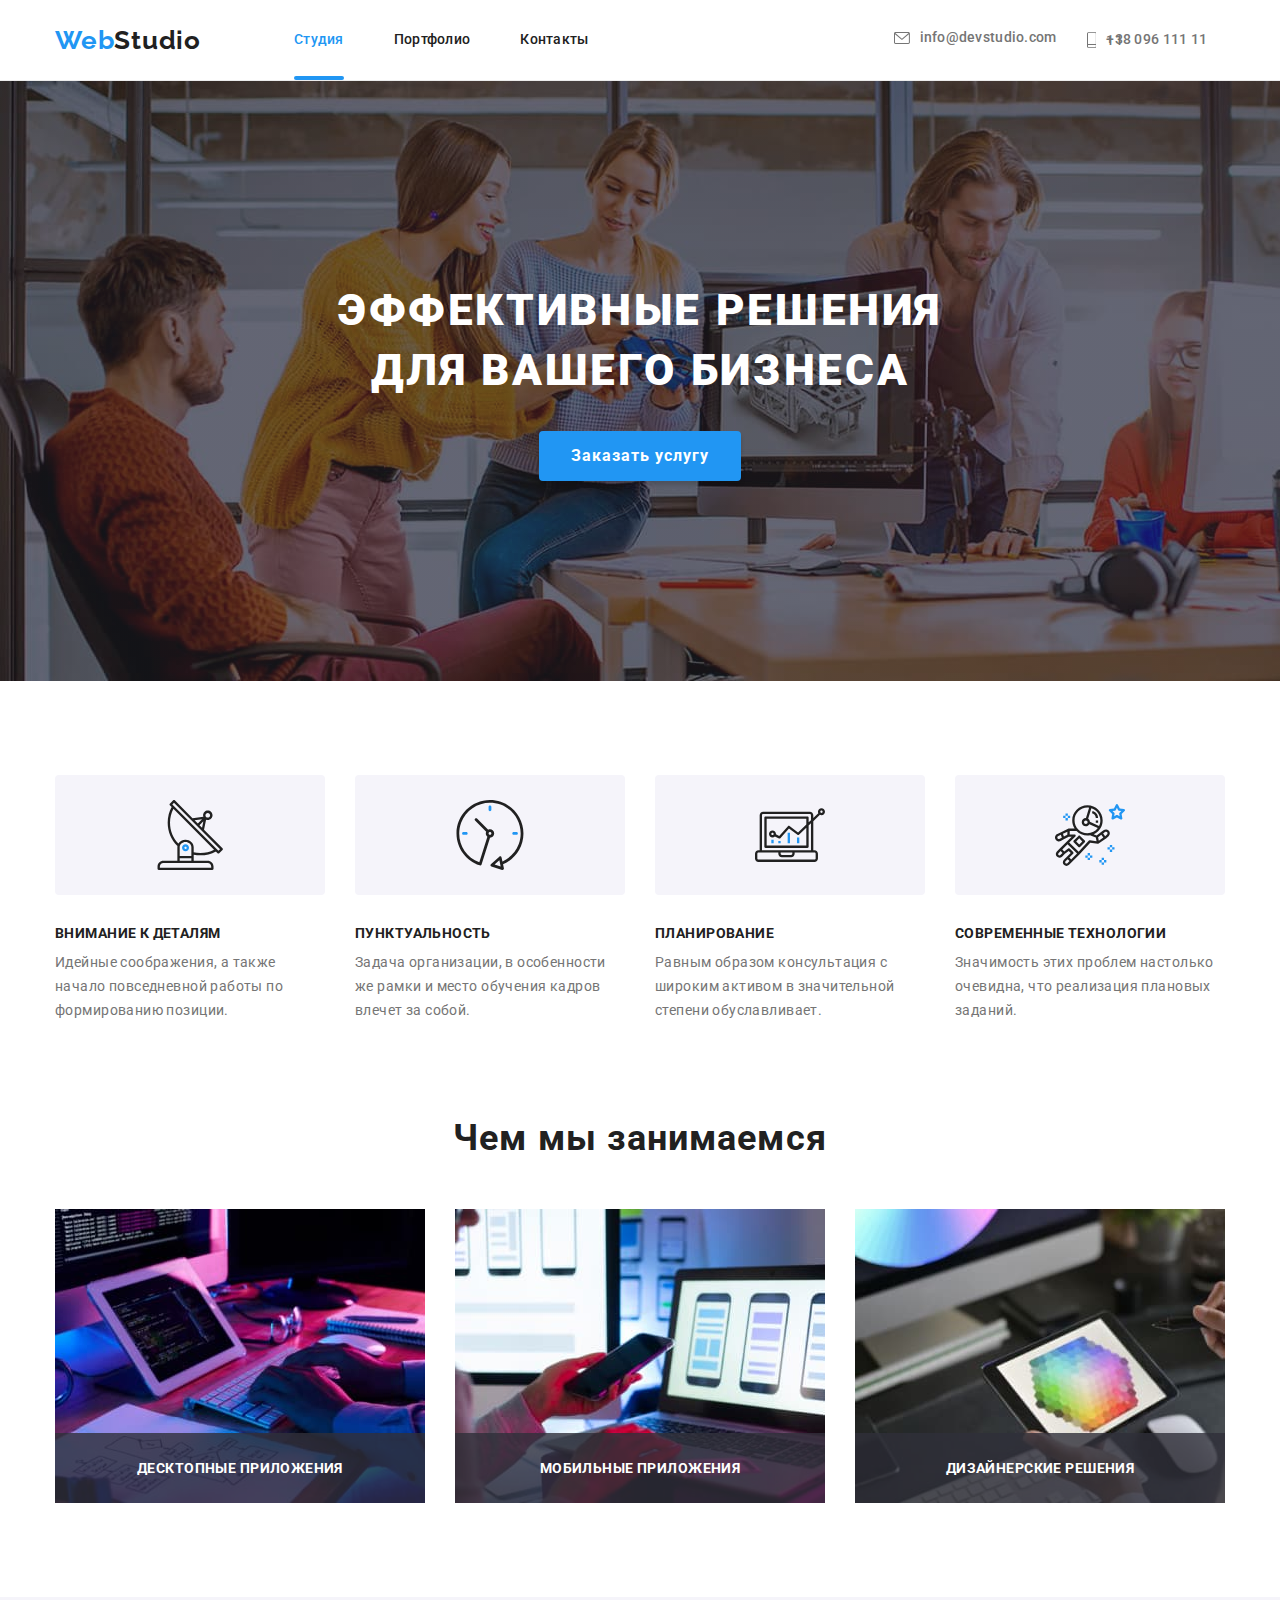
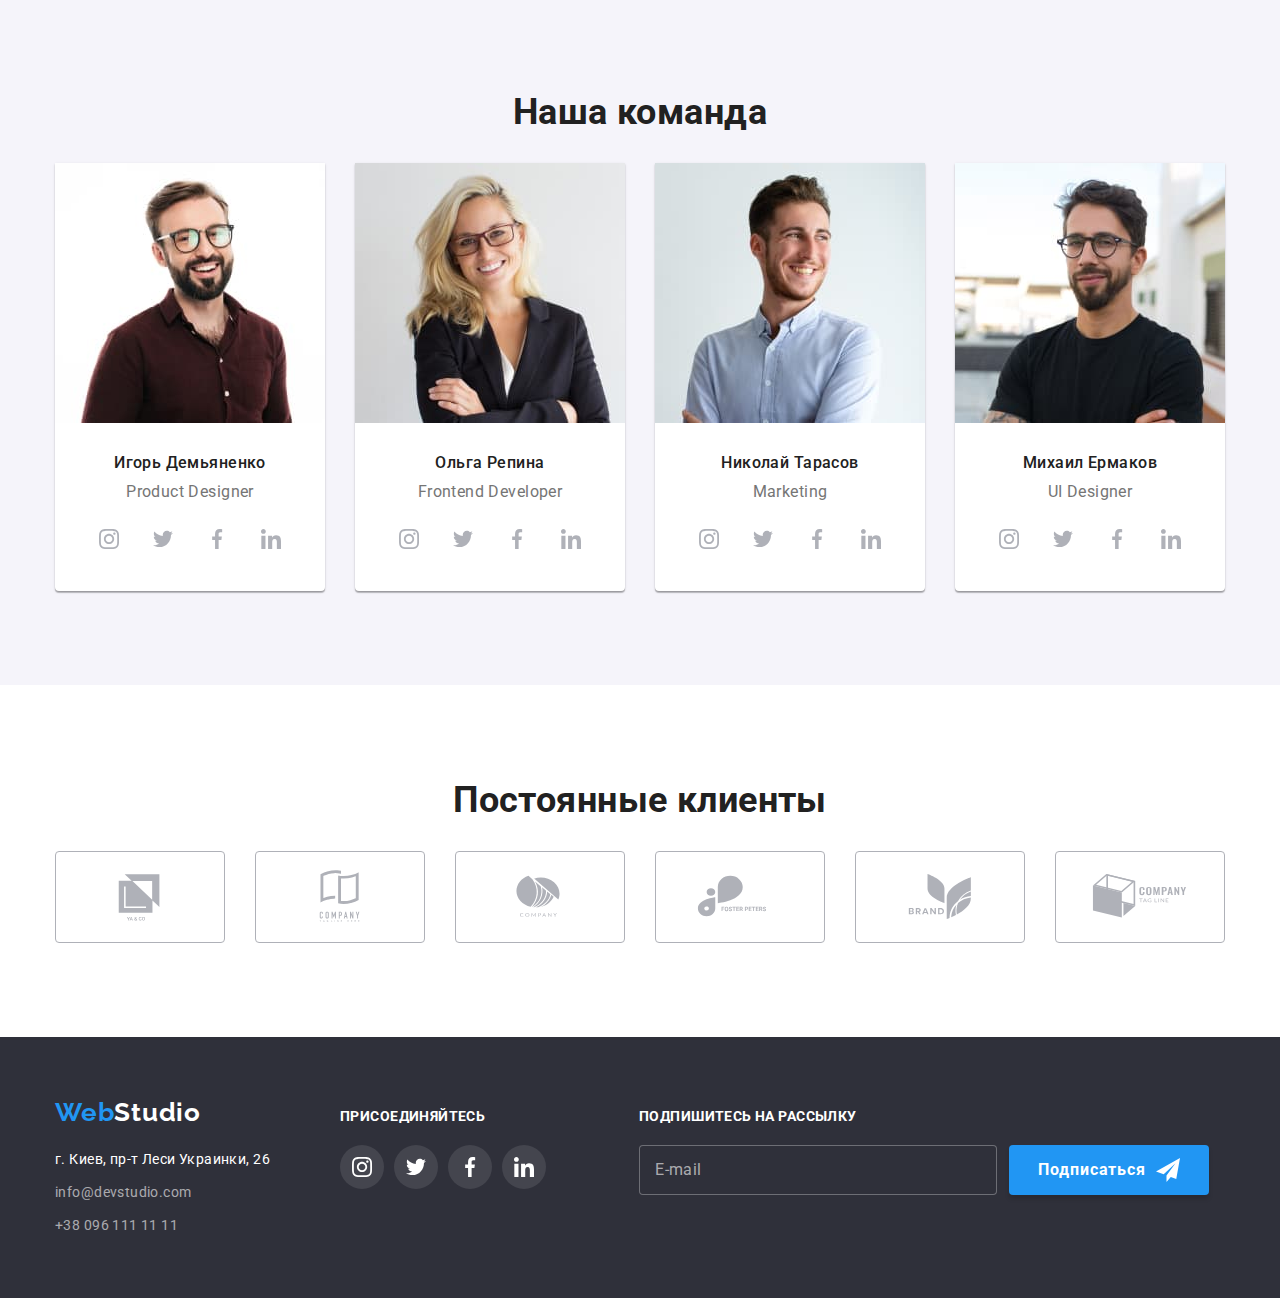
<file: index.html>
<!DOCTYPE html>
<html lang="ru">
  <head>
    <meta charset="UTF-8" />
    <meta http-equiv="X-UA-Compatible" content="IE=edge" />
    <meta name="viewport" content="width=device-width, initial-scale=1.0" />
    <link rel="preconnect" href="https://fonts.googleapis.com" />
    <link rel="preconnect" href="https://fonts.gstatic.com" crossorigin />
    <link href="https://fonts.googleapis.com/css2?family=Raleway:wght@700&family=Roboto:wght@400;500;700;900&display=swap" rel="stylesheet" />
    <link rel="stylesheet" href="https://cdnjs.cloudflare.com/ajax/libs/modern-normalize/1.1.0/modern-normalize.min.css" />
    <!-- <link rel="stylesheet" href="./css/styles.css"> -->
    <link rel="stylesheet" href="./css/main.min.css" />
    <title>WebStudio</title>
  </head>

  <body>
    <!-- header -->
    <header class="header">
      <div class="container header__content">
        <a lang="en" class="link logo" href="./index.html">Web<span class="header__logo">Studio</span></a>

        <button type="button" class="menu-btn" data-menu-button aria-expanded="false" aria-controls="menu-container">
          <svg width="40" height="40" aria-label="Переключатель мобильного меню">
            <use class="menu-btn__icon-menu" href="./images/icons.svg#icon-menu"></use>
            <use class="menu-btn__icon-menu-close" href="./images/icons.svg#icon-menu-close"></use>
          </svg>
        </button>

        <div class="menu-container" data-menu id="menu-container">
          <nav class="header__nav">
            <ul class="list header__nav-list">
              <li class="header__nav-item">
                <a href="./index.html" class="link header__nav-link header__nav-link--current">Студия</a>
              </li>
              <li class="header__nav-item">
                <a href="./portfolio.html" class="link header__nav-link">Портфолио</a>
              </li>
              <li class="header__nav-item">
                <a href="#" class="link header__nav-link">Контакты</a>
              </li>
            </ul>
          </nav>

          <div class="header__menu-contacts">
            <!-- contacts -->
            <ul class="header__contacts-list list">
              <li class="header__contacts-items">
                <a class="header__contacts-mail link" href="mailto:info@devstudio.com">
                  <svg class="header__contacts-icon-mail">
                    <use href="./images/icons.svg#icon-email"></use>
                  </svg>
                  info@devstudio.com
                </a>
              </li>

              <li class="header__contacts-items">
                <a class="header__contacts-tel link" href="tel:+380961111111">
                  <svg class="header__contacts-icon-phone">
                    <use href="./images/icons.svg#icon-phone"></use>
                  </svg>
                  +38 096 111 11 11
                </a>
              </li>
            </ul>

            <ul class="header__socials-list list">
              <li class="header__socials-items">
                <a href="#" onclick="return false;" class="header__socials-link link">Instagram</a>
              </li>
              <li class="header__socials-items">
                <a href="#" onclick="return false;" class="header__socials-link link">Twitter</a>
              </li>
              <li class="header__socials-items">
                <a href="#" onclick="return false;" class="header__socials-link link">Facebook</a>
              </li>
              <li class="header__socials-items">
                <a href="#" onclick="return false;" class="header__socials-link link">LinkedIn</a>
              </li>
            </ul>
          </div>
        </div>
      </div>
    </header>

    <!-- main -->
    <main>
      <!-- hero -->
      <section class="hero section">
        <div class="container">
          <h1 class="hero__title">Эффективные решения для вашего бизнеса</h1>

          <button type="button" class="hero__button" data-modal-open>Заказать услугу</button>
        </div>
      </section>

      <!-- Приемущества -->
      <section class="benefits section">
        <div class="container">
          <h2 class="visually-hidden">Приемущества</h2>

          <ul class="list benefits__list">
            <li class="benefits__items">
              <div class="benefits__icon-box">
                <svg class="benefits__icon">
                  <use href="./images/icons.svg#icon-antenna"></use>
                </svg>
              </div>
              <h3 class="benefits__title">Внимание к деталям</h3>
              <p class="benefits__text">Идейные соображения, а также начало повседневной работы по формированию позиции.</p>
            </li>
            <li class="benefits__items">
              <div class="benefits__icon-box">
                <svg class="benefits__icon">
                  <use href="./images/icons.svg#icon-clock"></use>
                </svg>
              </div>
              <h3 class="benefits__title">Пунктуальность</h3>
              <p class="benefits__text">Задача организации, в особенности же рамки и место обучения кадров влечет за собой.</p>
            </li>
            <li class="benefits__items">
              <div class="benefits__icon-box">
                <svg class="benefits__icon">
                  <use href="./images/icons.svg#icon-diagram"></use>
                </svg>
              </div>
              <h3 class="benefits__title">Планирование</h3>
              <p class="benefits__text">Равным образом консультация с широким активом в значительной степени обуславливает.</p>
            </li>
            <li class="benefits__items">
              <div class="benefits__icon-box">
                <svg class="benefits__icon">
                  <use href="./images/icons.svg#icon-astronaut"></use>
                </svg>
              </div>
              <h3 class="benefits__title">Современные технологии</h3>
              <p class="benefits__text">Значимость этих проблем настолько очевидна, что реализация плановых заданий.</p>
            </li>
          </ul>
        </div>
      </section>

      <!-- Чем мы занимаемся -->
      <section class="section">
        <div class="container doing">
          <h2 class="doing__title">Чем мы занимаемся</h2>

          <ul class="list doing__list">
            <li class="doing__items">
              <!-- <img class="doing__foto" src="./images/what-we-do1.jpg" alt="Написание кода" width="370" height="294" /> -->
              <img
                srcset="./images/what-we-do/desktop-app.jpg 1x, ./images/what-we-do/desktop-app@2x.jpg 2x"
                src="./images/what-we-do/desktop-app.jpg"
                alt="Написание кода"
                width="370"
                class="doing__foto"
              />
              <p class="doing__text">Десктопные приложения</p>
            </li>
            <li class="doing__items">
              <!-- <img class="doing__foto" src="./images/what-we-do2.jpg" alt="Работа с мобильными приложениями" width="370" height="294" /> -->
              <img
                srcset="./images/what-we-do/mob-app.jpg 1x, ./images/what-we-do/mob-app@2x.jpg 2x"
                src="./images/what-we-do/mob-app.jpg"
                alt="НРабота с мобильными приложениями"
                width="370"
                class="doing__foto"
              />
              <p class="doing__text">Мобильные приложения</p>
            </li>
            <li class="doing__items">
              <!-- <img class="doing__foto" src="./images/what-we-do3.jpg" alt="Робота с политрой цветов" width="370" height="294" /> -->
              <img
                srcset="./images/what-we-do/design.jpg 1x, ./images/what-we-do/design@2x.jpg 2x"
                src="./images/what-we-do/design.jpg"
                alt="Робота с политрой цветов"
                width="370"
                class="doing__foto"
              />
              <p class="doing__text">Дизайнерские решения</p>
            </li>
          </ul>
        </div>
      </section>

      <!-- Наша команда -->
      <section class="team section">
        <div class="container">
          <h2 class="team__title">Наша команда</h2>

          <ul class="list team__list">
            <li class="team__items">
              <!-- <img src="./images/worker1.jpg" alt="Сотрудник компании-продакт дезайнер" width="450" /> -->
              <picture>
                <source srcset="./images/team/worker_1_mobile.jpg 1x, ./images/team/worker_1_mobile@2x.jpg 2x" media="(max-width: 767px)" />
                <source srcset="./images/team/worker_1_desktop.jpg 1x, ./images/team/worker_1_desktop@2x.jpg 2x" media="(min-width: 1200px)" />
                <source srcset="./images/team/worker_1_tablet.jpg 1x, ./images/team/worker_1_tablet@2x.jpg 2x" media="(min-width: 768px)" />

                <img src="./images/team/worker_1_mobile.jpg" alt="Сотрудник компании-продакт дезайнер" />
              </picture>

              <div class="team__info">
                <h3 class="team__name">Игорь Демьяненко</h3>
                <p lang="en" class="team__position">Product Designer</p>
                <ul class="list social-list">
                  <li class="social-list__items">
                    <a class="social-list__link" href="#" target="_blank" rel="nofollow" onclick="return false;">
                      <svg class="social-list__icon">
                        <use href="./images/icons.svg#icon-instagram"></use>
                      </svg>
                    </a>
                  </li>
                  <li class="social-list__items">
                    <a class="social-list__link" href="#" target="_blank" rel="nofollow" onclick="return false;">
                      <svg class="social-list__icon">
                        <use href="./images/icons.svg#icon-twitter"></use>
                      </svg>
                    </a>
                  </li>
                  <li class="social-list__items">
                    <a class="social-list__link" href="#" target="_blank" rel="nofollow" onclick="return false;">
                      <svg class="social-list__icon">
                        <use href="./images/icons.svg#icon-facebook"></use>
                      </svg>
                    </a>
                  </li>
                  <li class="social-list__items">
                    <a class="social-list__link" href="#" target="_blank" rel="nofollow" onclick="return false;">
                      <svg class="social-list__icon">
                        <use href="./images/icons.svg#icon-linkedin"></use>
                      </svg>
                    </a>
                  </li>
                </ul>
              </div>
            </li>
            <li class="team__items">
              <!-- <img src="./images/worker2.jpg" alt="Сотрудница компании-фронтэнд розробник" width="450" /> -->
              <picture>
                <source srcset="./images/team/worker_2_mobile.jpg 1x, ./images/team/worker_2_mobile@2x.jpg 2x" media="(max-width: 767px)" />
                <source srcset="./images/team/worker_2_desktop.jpg 1x, ./images/team/worker_2_desktop@2x.jpg 2x" media="(min-width: 1200px)" />
                <source srcset="./images/team/worker_2_tablet.jpg 1x, ./images/team/worker_2_tablet@2x.jpg 2x" media="(min-width: 768px)" />

                <img src="./images/team/worker_2_mobile.jpg" alt="Сотрудница компании-фронтэнд розробник" />
              </picture>
              <div class="team__info">
                <h3 class="team__name">Ольга Репина</h3>
                <p lang="en" class="team__position">Frontend Developer</p>
                <ul class="list social-list">
                  <li class="social-list__items">
                    <a class="social-list__link" href="#" target="_blank" rel="nofollow" onclick="return false;">
                      <svg class="social-list__icon">
                        <use href="./images/icons.svg#icon-instagram"></use>
                      </svg>
                    </a>
                  </li>
                  <li class="social-list__items">
                    <a class="social-list__link" href="#" target="_blank" rel="nofollow" onclick="return false;">
                      <svg class="social-list__icon">
                        <use href="./images/icons.svg#icon-twitter"></use>
                      </svg>
                    </a>
                  </li>
                  <li class="social-list__items">
                    <a class="social-list__link" href="#" target="_blank" rel="nofollow" onclick="return false;">
                      <svg class="social-list__icon">
                        <use href="./images/icons.svg#icon-facebook"></use>
                      </svg>
                    </a>
                  </li>
                  <li class="social-list__items">
                    <a class="social-list__link" href="#" target="_blank" rel="nofollow" onclick="return false;">
                      <svg class="social-list__icon">
                        <use href="./images/icons.svg#icon-linkedin"></use>
                      </svg>
                    </a>
                  </li>
                </ul>
              </div>
            </li>
            <li class="team__items">
              <!-- <img src="./images/worker3.jpg" alt="Сотрудник компании-маркетинг" width="450" /> -->
              <picture>
                <source srcset="./images/team/worker_3_mobile.jpg 1x, ./images/team/worker_3_mobile@2x.jpg 2x" media="(max-width: 767px)" />
                <source srcset="./images/team/worker_3_desktop.jpg 1x, ./images/team/worker_3_desktop@2x.jpg 2x" media="(min-width: 1200px)" />
                <source srcset="./images/team/worker_3_tablet.jpg 1x, ./images/team/worker_3_tablet@2x.jpg 2x" media="(min-width: 768px)" />

                <img src="./images/team/worker_3_mobile.jpg" alt="Сотрудник компании-маркетинг" />
              </picture>
              <div class="team__info">
                <h3 class="team__name">Николай Тарасов</h3>
                <p lang="en" class="team__position">Marketing</p>
                <ul class="list social-list">
                  <li class="social-list__items">
                    <a class="social-list__link" href="#" target="_blank" rel="nofollow" onclick="return false;">
                      <svg class="social-list__icon">
                        <use href="./images/icons.svg#icon-instagram"></use>
                      </svg>
                    </a>
                  </li>
                  <li class="social-list__items">
                    <a class="social-list__link" href="#" target="_blank" rel="nofollow" onclick="return false;">
                      <svg class="social-list__icon">
                        <use href="./images/icons.svg#icon-twitter"></use>
                      </svg>
                    </a>
                  </li>
                  <li class="social-list__items">
                    <a class="social-list__link" href="#" target="_blank" rel="nofollow" onclick="return false;">
                      <svg class="social-list__icon">
                        <use href="./images/icons.svg#icon-facebook"></use>
                      </svg>
                    </a>
                  </li>
                  <li class="social-list__items">
                    <a class="social-list__link" href="#" target="_blank" rel="nofollow" onclick="return false;">
                      <svg class="social-list__icon">
                        <use href="./images/icons.svg#icon-linkedin"></use>
                      </svg>
                    </a>
                  </li>
                </ul>
              </div>
            </li>
            <li class="team__items">
              <!-- <img src="./images/worker4.jpg" alt="Сотрудник компании-УИ дезайнер" width="450" /> -->
              <picture>
                <source srcset="./images/team/worker_4_mobile.jpg 1x, ./images/team/worker_4_mobile@2x.jpg 2x" media="(max-width: 767px)" />
                <source srcset="./images/team/worker_4_desktop.jpg 1x, ./images/team/worker_4_desktop@2x.jpg 2x" media="(min-width: 1200px)" />
                <source srcset="./images/team/worker_4_tablet.jpg 1x, ./images/team/worker_4_tablet@2x.jpg 2x" media="(min-width: 768px)" />

                <img src="./images/team/worker_4_mobile.jpg" alt="Сотрудник компании-УИ дезайнер" />
              </picture>
              <div class="team__info">
                <h3 class="team__name">Михаил Ермаков</h3>
                <p lang="en" class="team__position">UI Designer</p>
                <ul class="list social-list">
                  <li class="social-list__items">
                    <a class="social-list__link" href="#" target="_blank" rel="nofollow" onclick="return false;">
                      <svg class="social-list__icon">
                        <use href="./images/icons.svg#icon-instagram"></use>
                      </svg>
                    </a>
                  </li>
                  <li class="social-list__items">
                    <a class="social-list__link" href="#" target="_blank" rel="nofollow" onclick="return false;">
                      <svg class="social-list__icon">
                        <use href="./images/icons.svg#icon-twitter"></use>
                      </svg>
                    </a>
                  </li>
                  <li class="social-list__items">
                    <a class="social-list__link" href="#" target="_blank" rel="nofollow" onclick="return false;">
                      <svg class="social-list__icon">
                        <use href="./images/icons.svg#icon-facebook"></use>
                      </svg>
                    </a>
                  </li>
                  <li class="social-list__items">
                    <a class="social-list__link" href="#" target="_blank" rel="nofollow" onclick="return false;">
                      <svg class="social-list__icon">
                        <use href="./images/icons.svg#icon-linkedin"></use>
                      </svg>
                    </a>
                  </li>
                </ul>
              </div>
            </li>
          </ul>
        </div>
      </section>

      <!-- Постоянные клиенты -->
      <section class="clients">
        <div class="container">
          <h2 class="clients__title">Постоянные клиенты</h2>

          <ul class="list clients__list">
            <li class="clients__items">
              <a href="#" target="_blank" rel="nofollow" class="client__logo-box">
                <svg class="clients__icon" width="106" height="60">
                  <use href="./images/icons.svg#icon-company1"></use>
                </svg>
              </a>
            </li>
            <li class="clients__items">
              <a href="#" target="_blank" rel="nofollow" class="client__logo-box">
                <svg class="clients__icon" width="106" height="60">
                  <use href="./images/icons.svg#icon-company2"></use>
                </svg>
              </a>
            </li>
            <li class="clients__items">
              <a href="#" target="_blank" rel="nofollow" class="client__logo-box">
                <svg class="clients__icon" width="106" height="60">
                  <use href="./images/icons.svg#icon-company3"></use>
                </svg>
              </a>
            </li>
            <li class="clients__items">
              <a href="#" target="_blank" rel="nofollow" class="client__logo-box">
                <svg class="clients__icon" width="106" height="60">
                  <use href="./images/icons.svg#icon-company4"></use>
                </svg>
              </a>
            </li>
            <li class="clients__items">
              <a href="#" target="_blank" rel="nofollow" class="client__logo-box">
                <svg class="clients__icon" width="106" height="60">
                  <use href="./images/icons.svg#icon-company5"></use>
                </svg>
              </a>
            </li>
            <li class="clients__items">
              <a href="#" target="_blank" rel="nofollow" class="client__logo-box">
                <svg class="clients__icon" width="106" height="60">
                  <use href="./images/icons.svg#icon-company6"></use>
                </svg>
              </a>
            </li>
          </ul>
        </div>
      </section>
    </main>

    <!-- footer -->
    <footer class="footer">
      <div class="footer__container container">
        <div class="footer__contacts">
          <a lang="en" class="footer__logo link logo" href="./index.html">Web<span class="footer__logo-second">Studio</span></a>

          <address class="footer__address">
            <!-- contacts -->
            <ul class="list">
              <li class="footer__contacts-items">
                <a class="footer__adress-link link" href="https://goo.gl/maps/VqDMLMsXwP5XZMXm9" target="_blank" rel="noreferrer noopener"
                  >г. Киев, пр-т Леси Украинки, 26</a
                >
              </li>

              <li class="footer__contacts-items">
                <a class="footer__contacts-link link" href="mailto:info@devstudio.com">info@devstudio.com</a>
              </li>
              <li class="footer__contacts-items">
                <a class="footer__contacts-link link" href="tel:+380961111111">+38 096 111 11 11</a>
              </li>
            </ul>
          </address>
        </div>

        <div class="footer__socials">
          <h2 class="footer__socials-title">присоединяйтесь</h2>

          <ul class="list footer__socials-list">
            <li class="footer__socials-items">
              <a class="footer__socials-link" href="#" onclick="return false;">
                <svg class="footer__socials-icon" height="20" weight="20">
                  <use href="./images/icons.svg#icon-instagram"></use>
                </svg>
              </a>
            </li>

            <li class="footer__socials-items">
              <a class="footer__socials-link" href="#" onclick="return false;">
                <svg class="footer__socials-icon" height="20" weight="20">
                  <use href="./images/icons.svg#icon-twitter"></use>
                </svg>
              </a>
            </li>

            <li class="footer__socials-items">
              <a class="footer__socials-link" href="#" onclick="return false;">
                <svg class="footer__socials-icon" height="20" weight="20">
                  <use href="./images/icons.svg#icon-facebook"></use>
                </svg>
              </a>
            </li>

            <li class="footer__socials-items">
              <a class="footer__socials-link" href="#" onclick="return false;">
                <svg class="footer__socials-icon" height="20" weight="20">
                  <use href="./images/icons.svg#icon-linkedin"></use>
                </svg>
              </a>
            </li>
          </ul>
        </div>

        <div class="footer__subscribe">
          <h2 class="footer__subscribe-title">Подпишитесь на рассылку</h2>

          <form>
            <label class="footer__subscribe-label">
              <input type="email" name="subscribe_email" placeholder="E-mail" class="footer__subscribe-input" autocomplete="email" />

              <button type="submit" class="footer__subscribe-button">
                Подписаться
                <svg class="footer__subscribe-icon" width="24" height="24">
                  <use href="./images/icons.svg#icon-subscribe"></use>
                </svg>
              </button>
            </label>
          </form>
        </div>
      </div>
    </footer>

    <!-- modal -->
    <div class="backdrop is-hidden" data-modal>
      <div class="modal">
        <button class="modal__btn-close" data-modal-close>
          <svg class="modal__close-icon">
            <use href="./images/icons.svg#icon-close"></use>
          </svg>
        </button>

        <form class="recall">
          <p class="recall__title">Оставьте свои данные, мы вам перезвоним</p>

          <label class="recall__name">
            <span class="recall__label">Имя</span>
            <input type="text" class="recall__input" name="name" autocomplete="name" required />
            <svg class="recall__icon" width="18" height="18">
              <use href="./images/icons.svg#icon-modal-name"></use>
            </svg>
          </label>

          <label class="recall__phone">
            <span class="recall__label">Телефон</span>
            <input type="tel" class="recall__input" name="phone" autocomplete="tel" required />
            <svg class="recall__icon" width="18" height="18">
              <use href="./images/icons.svg#icon-modal-phone"></use>
            </svg>
          </label>

          <label class="recall__email">
            <span class="recall__label">Почта</span>
            <input type="email" class="recall__input" name="email" autocomplete="email" required />
            <svg class="recall__icon" width="18" height="18">
              <use href="./images/icons.svg#icon-modal-email"></use>
            </svg>
          </label>

          <label class="recall__comment">
            <span class="recall__label">Комментарий</span>
            <textarea name="comment" cols="30" class="recall__comment-field" placeholder="Введите текст"></textarea>
          </label>

          <label class="recall__confirm">
            <input type="checkbox" name="confirm" class="recall__check visually-hidden" required />

            <span class="recall__check-icon">
              <svg width="11" height="8">
                <use href="./images/icons.svg#icon-check"></use>
              </svg>
            </span>
            Соглашаюсь с рассылкой и принимаю&nbsp;
            <a href="#" onclick="return false;" class="recall__confirm-link"> Условия договора</a>
          </label>

          <button type="submit" class="recall__btn-send">Отправить</button>
        </form>
      </div>
    </div>

    <script src="./js/menu.js"></script>
    <script src="./js/modal.js"></script>
  </body>
</html>
</file>
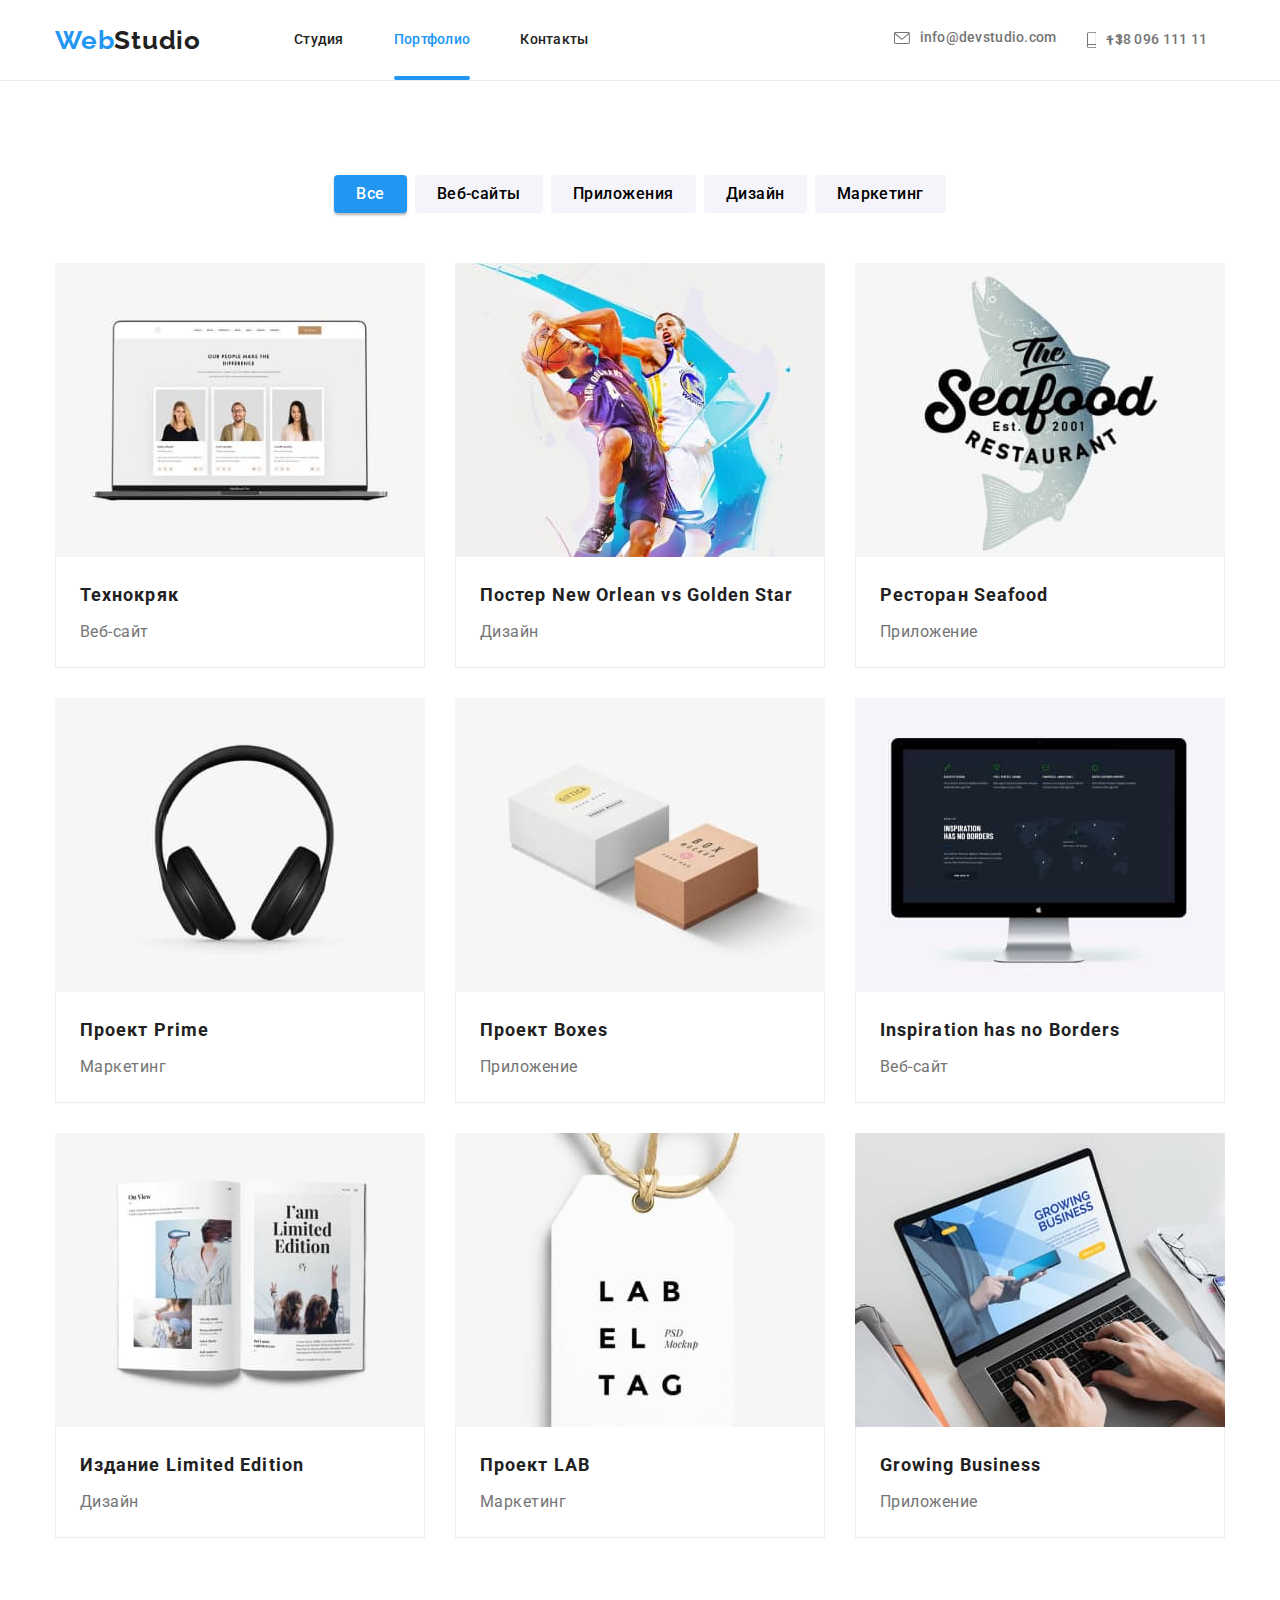
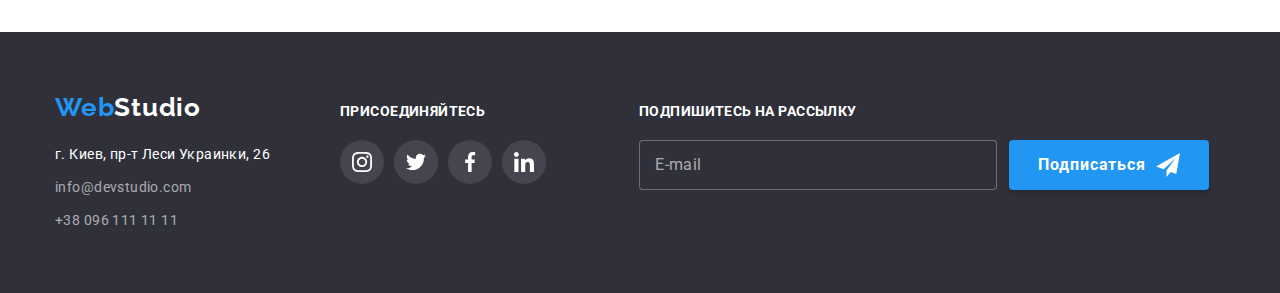
<file: portfolio.html>
<!DOCTYPE html>
<html lang="ru">
  <head>
    <meta charset="UTF-8" />
    <meta http-equiv="X-UA-Compatible" content="IE=edge" />
    <meta name="viewport" content="width=device-width, initial-scale=1.0" />
    <link rel="preconnect" href="https://fonts.googleapis.com" />
    <link rel="preconnect" href="https://fonts.gstatic.com" crossorigin />
    <link href="https://fonts.googleapis.com/css2?family=Raleway:wght@700&family=Roboto:wght@400;500;700;900&display=swap" rel="stylesheet" />
    <link rel="stylesheet" href="https://cdnjs.cloudflare.com/ajax/libs/modern-normalize/1.1.0/modern-normalize.min.css" />
    <!-- <link rel="stylesheet" href="./css/styles.css"> -->
    <link rel="stylesheet" href="./css/main.min.css" />
    <title>Portfolio</title>
  </head>

  <body>
    <!-- header -->
    <header class="header">
      <div class="container header__content">
        <a lang="en" class="link logo" href="./index.html">Web<span class="header__logo">Studio</span></a>

        <button type="button" class="menu-btn" data-menu-button aria-expanded="false" aria-controls="menu-container">
          <svg width="40" height="40" aria-label="Переключатель мобильного меню">
            <use class="menu-btn__icon-menu" href="./images/icons.svg#icon-menu"></use>
            <use class="menu-btn__icon-menu-close" href="./images/icons.svg#icon-menu-close"></use>
          </svg>
        </button>

        <div class="menu-container" data-menu id="menu-container">
          <nav class="header__nav">
            <ul class="list header__nav-list">
              <li class="header__nav-item">
                <a href="./index.html" class="link header__nav-link">Студия</a>
              </li>
              <li class="header__nav-item">
                <a href="./portfolio.html" class="link header__nav-link header__nav-link--current">Портфолио</a>
              </li>
              <li class="header__nav-item">
                <a href="#" class="link header__nav-link">Контакты</a>
              </li>
            </ul>
          </nav>

          <div class="header__menu-contacts">
            <!-- contacts -->
            <ul class="header__contacts-list list">
              <li class="header__contacts-items">
                <a class="header__contacts-mail link" href="mailto:info@devstudio.com">
                  <svg class="header__contacts-icon-mail">
                    <use href="./images/icons.svg#icon-email"></use>
                  </svg>
                  info@devstudio.com
                </a>
              </li>

              <li class="header__contacts-items">
                <a class="header__contacts-tel link" href="tel:+380961111111">
                  <svg class="header__contacts-icon-phone">
                    <use href="./images/icons.svg#icon-phone"></use>
                  </svg>
                  +38 096 111 11 11
                </a>
              </li>
            </ul>

            <ul class="header__socials-list list">
              <li class="header__socials-items">
                <a href="#" onclick="return false;" class="header__socials-link link">Instagram</a>
              </li>
              <li class="header__socials-items">
                <a href="#" onclick="return false;" class="header__socials-link link">Twitter</a>
              </li>
              <li class="header__socials-items">
                <a href="#" onclick="return false;" class="header__socials-link link">Facebook</a>
              </li>
              <li class="header__socials-items">
                <a href="#" onclick="return false;" class="header__socials-link link">LinkedIn</a>
              </li>
            </ul>
          </div>
        </div>
      </div>
    </header>

    <!-- main -->
    <main>
      <!-- Works -->
      <section class="section works">
        <div class="container works__container">
          <h1 lang="en" class="visually-hidden">Works</h1>

          <!-- Filter -->
          <ul class="list works__btn-list">
            <li class="works__btn-items">
              <button type="button" class="works__btn works__btn--current button">Все</button>
            </li>

            <li class="works__btn-items">
              <button type="button" class="works__btn button">Веб-сайты</button>
            </li>

            <li class="works__btn-items">
              <button type="button" class="works__btn button">Приложения</button>
            </li>

            <li class="works__btn-items">
              <button type="button" class="works__btn button">Дизайн</button>
            </li>

            <li class="works__btn-items">
              <button type="button" class="works__btn button">Маркетинг</button>
            </li>
          </ul>

          <!-- Карточки работ -->
          <ul class="list works__cards-list">
            <li class="works__items">
              <a href="#" onclick="return false;" class="link works__cards-link">
                <div class="works__thumb">
                  <!-- <img src="./images/work-example1.jpg" alt="Карточки с фото сотрудников" width="370" height="294" /> -->
                  <picture>
                    <source
                      srcset="./images/work-example/work-example1-mobile.jpg 1x, ./images/work-example/work-example1-mobile@2x.jpg 2x"
                      media="(max-width: 767px)"
                    />
                    <source
                      srcset="./images/work-example/work-example1-desktop.jpg 1x, ./images/work-example/work-example1-desktop@2x.jpg 2x"
                      media="(min-width: 1200px)"
                    />
                    <source
                      srcset="./images/work-example/work-example1-tablet.jpg 1x, ./images/work-example/work-example1-tablet@2x.jpg 2x"
                      media="(min-width: 768px)"
                    />

                    <img src="./images/work-example/work-example1-mobile.jpg" alt="Карточки с фото сотрудников" />
                  </picture>
                  <div class="works__overlay">
                    <p class="works__overlay-text">
                      Ресурс предлагает комплексные предложения с разным уровнем функционала и сервисов. Все это позволит посетителю получить
                      исчерпывающие сведения о компании или частном лице.
                    </p>
                  </div>
                </div>

                <div class="works__info-box">
                  <h2 class="works__name">Технокряк</h2>
                  <p class="works__type">Веб-сайт</p>
                </div>
              </a>
            </li>

            <li class="works__items">
              <a href="#" onclick="return false;" class="link works__cards-link">
                <div class="works__thumb">
                  <!-- <img src="./images/work-example2.jpg" alt="Два баскетболиста борятся за мяч" width="370" height="294" /> -->
                  <picture>
                    <source
                      srcset="./images/work-example/work-example2-mobile.jpg 1x, ./images/work-example/work-example2-mobile@2x.jpg 2x"
                      media="(max-width: 767px)"
                    />
                    <source
                      srcset="./images/work-example/work-example2-desktop.jpg 1x, ./images/work-example/work-example2-desktop@2x.jpg 2x"
                      media="(min-width: 1200px)"
                    />
                    <source
                      srcset="./images/work-example/work-example2-tablet.jpg 1x, ./images/work-example/work-example2-tablet@2x.jpg 2x"
                      media="(min-width: 768px)"
                    />

                    <img src="./images/work-example/work-example2-mobile.jpg" alt="Два баскетболиста борятся за мяч" />
                  </picture>
                  <div class="works__overlay">
                    <p class="works__overlay-text">
                      Ресурс предлагает комплексные предложения с разным уровнем функционала и сервисов. Все это позволит посетителю получить
                      исчерпывающие сведения о компании или частном лице.
                    </p>
                  </div>
                </div>

                <div class="works__info-box">
                  <h2 class="works__name">Постер <span lang="en">New Orlean vs Golden Star</span></h2>
                  <p class="works__type">Дизайн</p>
                </div>
              </a>
            </li>

            <li class="works__items">
              <a href="#" onclick="return false;" class="link works__cards-link">
                <div class="works__thumb">
                  <!-- <img src="./images/work-example3.jpg" alt="Логотип ресторана в виде рыбы" width="370" height="294" /> -->
                  <picture>
                    <source
                      srcset="./images/work-example/work-example3-mobile.jpg 1x, ./images/work-example/work-example3-mobile@2x.jpg 2x"
                      media="(max-width: 767px)"
                    />
                    <source
                      srcset="./images/work-example/work-example3-desktop.jpg 1x, ./images/work-example/work-example3-desktop@2x.jpg 2x"
                      media="(min-width: 1200px)"
                    />
                    <source
                      srcset="./images/work-example/work-example3-tablet.jpg 1x, ./images/work-example/work-example3-tablet@2x.jpg 2x"
                      media="(min-width: 768px)"
                    />

                    <img src="./images/work-example/work-example3-mobile.jpg" alt="Логотип ресторана в виде рыбы" />
                  </picture>
                  <div class="works__overlay">
                    <p class="works__overlay-text">
                      Ресурс предлагает комплексные предложения с разным уровнем функционала и сервисов. Все это позволит посетителю получить
                      исчерпывающие сведения о компании или частном лице.
                    </p>
                  </div>
                </div>

                <div class="works__info-box">
                  <h2 class="works__name">Ресторан <span lang="en">Seafood</span></h2>
                  <p class="works__type">Приложение</p>
                </div>
              </a>
            </li>

            <li class="works__items">
              <a href="#" onclick="return false;" class="link works__cards-link">
                <div class="works__thumb">
                  <!-- <img src="./images/work-example4.jpg" alt="Наушники" width="370" height="294" /> -->
                  <picture>
                    <source
                      srcset="./images/work-example/work-example4-mobile.jpg 1x, ./images/work-example/work-example4-mobile@2x.jpg 2x"
                      media="(max-width: 767px)"
                    />
                    <source
                      srcset="./images/work-example/work-example4-desktop.jpg 1x, ./images/work-example/work-example4-desktop@2x.jpg 2x"
                      media="(min-width: 1200px)"
                    />
                    <source
                      srcset="./images/work-example/work-example4-tablet.jpg 1x, ./images/work-example/work-example4-tablet@2x.jpg 2x"
                      media="(min-width: 768px)"
                    />

                    <img src="./images/work-example/work-example4-mobile.jpg" alt="Наушники" />
                  </picture>
                  <div class="works__overlay">
                    <p class="works__overlay-text">
                      Ресурс предлагает комплексные предложения с разным уровнем функционала и сервисов. Все это позволит посетителю получить
                      исчерпывающие сведения о компании или частном лице.
                    </p>
                  </div>
                </div>

                <div class="works__info-box">
                  <h2 class="works__name">Проект <span lang="en">Prime</span></h2>
                  <p class="works__type">Маркетинг</p>
                </div>
              </a>
            </li>

            <li class="works__items">
              <a href="#" onclick="return false;" class="link works__cards-link">
                <div class="works__thumb">
                  <!-- <img src="./images/work-example5.jpg" alt="Две посылки" width="370" height="294" /> -->
                  <picture>
                    <source
                      srcset="./images/work-example/work-example5-mobile.jpg 1x, ./images/work-example/work-example5-mobile@2x.jpg 2x"
                      media="(max-width: 767px)"
                    />
                    <source
                      srcset="./images/work-example/work-example5-desktop.jpg 1x, ./images/work-example/work-example5-desktop@2x.jpg 2x"
                      media="(min-width: 1200px)"
                    />
                    <source
                      srcset="./images/work-example/work-example5-tablet.jpg 1x, ./images/work-example/work-example5-tablet@2x.jpg 2x"
                      media="(min-width: 768px)"
                    />

                    <img src="./images/work-example/work-example5-mobile.jpg" alt="Две посылки" />
                  </picture>
                  <div class="works__overlay">
                    <p class="works__overlay-text">
                      Ресурс предлагает комплексные предложения с разным уровнем функционала и сервисов. Все это позволит посетителю получить
                      исчерпывающие сведения о компании или частном лице.
                    </p>
                  </div>
                </div>

                <div class="works__info-box">
                  <h2 class="works__name">Проект <span lang="en">Boxes</span></h2>
                  <p class="works__type">Приложение</p>
                </div>
              </a>
            </li>

            <li class="works__items">
              <a href="#" onclick="return false;" class="link works__cards-link">
                <div class="works__thumb">
                  <!-- <img src="./images/work-example6.jpg" alt="Пример разработаного сайта" width="370" height="294" /> -->
                  <picture>
                    <source
                      srcset="./images/work-example/work-example6-mobile.jpg 1x, ./images/work-example/work-example6-mobile@2x.jpg 2x"
                      media="(max-width: 767px)"
                    />
                    <source
                      srcset="./images/work-example/work-example6-desktop.jpg 1x, ./images/work-example/work-example6-desktop@2x.jpg 2x"
                      media="(min-width: 1200px)"
                    />
                    <source
                      srcset="./images/work-example/work-example6-tablet.jpg 1x, ./images/work-example/work-example6-tablet@2x.jpg 2x"
                      media="(min-width: 768px)"
                    />

                    <img src="./images/work-example/work-example6-mobile.jpg" alt="Пример разработаного сайта" />
                  </picture>
                  <div class="works__overlay">
                    <p class="works__overlay-text">
                      Ресурс предлагает комплексные предложения с разным уровнем функционала и сервисов. Все это позволит посетителю получить
                      исчерпывающие сведения о компании или частном лице.
                    </p>
                  </div>
                </div>

                <div class="works__info-box">
                  <h2 lang="en" class="works__name">Inspiration has no Borders</h2>
                  <p class="works__type">Веб-сайт</p>
                </div>
              </a>
            </li>

            <li class="works__items">
              <a href="#" onclick="return false;" class="link works__cards-link">
                <div class="works__thumb">
                  <!-- <img src="./images/work-example7.jpg" alt="Развернутая книга" width="370" height="294" /> -->
                  <picture>
                    <source
                      srcset="./images/work-example/work-example7-mobile.jpg 1x, ./images/work-example/work-example7-mobile@2x.jpg 2x"
                      media="(max-width: 767px)"
                    />
                    <source
                      srcset="./images/work-example/work-example7-desktop.jpg 1x, ./images/work-example/work-example7-desktop@2x.jpg 2x"
                      media="(min-width: 1200px)"
                    />
                    <source
                      srcset="./images/work-example/work-example7-tablet.jpg 1x, ./images/work-example/work-example7-tablet@2x.jpg 2x"
                      media="(min-width: 768px)"
                    />

                    <img src="./images/work-example/work-example7-mobile.jpg" alt="Развернутая книга" />
                  </picture>
                  <div class="works__overlay">
                    <p class="works__overlay-text">
                      Ресурс предлагает комплексные предложения с разным уровнем функционала и сервисов. Все это позволит посетителю получить
                      исчерпывающие сведения о компании или частном лице.
                    </p>
                  </div>
                </div>

                <div class="works__info-box">
                  <h2 class="works__name">Издание <span lang="en">Limited Edition</span></h2>
                  <p class="works__type">Дизайн</p>
                </div>
              </a>
            </li>

            <li class="works__items">
              <a href="#" onclick="return false;" class="link works__cards-link">
                <div class="works__thumb">
                  <!-- <img src="./images/work-example8.jpg" alt="Бирка с магазина" width="370" height="294" /> -->
                  <picture>
                    <source
                      srcset="./images/work-example/work-example8-mobile.jpg 1x, ./images/work-example/work-example8-mobile@2x.jpg 2x"
                      media="(max-width: 767px)"
                    />
                    <source
                      srcset="./images/work-example/work-example8-desktop.jpg 1x, ./images/work-example/work-example8-desktop@2x.jpg 2x"
                      media="(min-width: 1200px)"
                    />
                    <source
                      srcset="./images/work-example/work-example8-tablet.jpg 1x, ./images/work-example/work-example8-tablet@2x.jpg 2x"
                      media="(min-width: 768px)"
                    />

                    <img src="./images/work-example/work-example8-mobile.jpg" alt="Бирка с магазина" />
                  </picture>
                  <div class="works__overlay">
                    <p class="works__overlay-text">
                      Ресурс предлагает комплексные предложения с разным уровнем функционала и сервисов. Все это позволит посетителю получить
                      исчерпывающие сведения о компании или частном лице.
                    </p>
                  </div>
                </div>

                <div class="works__info-box">
                  <h2 class="works__name">Проект <span lang="en">LAB</span></h2>
                  <p class="works__type">Маркетинг</p>
                </div>
              </a>
            </li>

            <li class="works__items">
              <a href="#" onclick="return false;" class="link works__cards-link">
                <div class="works__thumb">
                  <!-- <img src="./images/work-example9.jpg" alt="Открыто приложение на ноутбуке" width="370" height="294" /> -->
                  <picture>
                    <source
                      srcset="./images/work-example/work-example9-mobile.jpg 1x, ./images/work-example/work-example9-mobile@2x.jpg 2x"
                      media="(max-width: 767px)"
                    />
                    <source
                      srcset="./images/work-example/work-example9-desktop.jpg 1x, ./images/work-example/work-example9-desktop@2x.jpg 2x"
                      media="(min-width: 1200px)"
                    />
                    <source
                      srcset="./images/work-example/work-example9-tablet.jpg 1x, ./images/work-example/work-example9-tablet@2x.jpg 2x"
                      media="(min-width: 768px)"
                    />

                    <img src="./images/work-example/work-example9-mobile.jpg" alt="Открыто приложение на ноутбуке" />
                  </picture>
                  <div class="works__overlay">
                    <p class="works__overlay-text">
                      Ресурс предлагает комплексные предложения с разным уровнем функционала и сервисов. Все это позволит посетителю получить
                      исчерпывающие сведения о компании или частном лице.
                    </p>
                  </div>
                </div>

                <div class="works__info-box">
                  <h2 lang="en" class="works__name">Growing Business</h2>
                  <p class="works__type">Приложение</p>
                </div>
              </a>
            </li>
          </ul>
        </div>
      </section>
    </main>

    <!-- footer -->
    <footer class="footer">
      <div class="footer__container container">
        <div class="footer__contacts">
          <a lang="en" class="footer__logo link logo" href="./index.html">Web<span class="footer__logo-second">Studio</span></a>

          <address class="footer__address">
            <!-- contacts -->
            <ul class="list">
              <li class="footer__contacts-items">
                <a class="footer__adress-link link" href="https://goo.gl/maps/VqDMLMsXwP5XZMXm9" target="_blank" rel="noreferrer noopener"
                  >г. Киев, пр-т Леси Украинки, 26</a
                >
              </li>

              <li class="footer__contacts-items">
                <a class="footer__contacts-link link" href="mailto:info@devstudio.com">info@devstudio.com</a>
              </li>
              <li class="footer__contacts-items">
                <a class="footer__contacts-link link" href="tel:+380961111111">+38 096 111 11 11</a>
              </li>
            </ul>
          </address>
        </div>

        <div class="footer__socials">
          <h2 class="footer__socials-title">присоединяйтесь</h2>

          <ul class="list footer__socials-list">
            <li class="footer__socials-items">
              <a class="footer__socials-link" href="#" onclick="return false;">
                <svg class="footer__socials-icon" height="20" weight="20">
                  <use href="./images/icons.svg#icon-instagram"></use>
                </svg>
              </a>
            </li>

            <li class="footer__socials-items">
              <a class="footer__socials-link" href="#" onclick="return false;">
                <svg class="footer__socials-icon" height="20" weight="20">
                  <use href="./images/icons.svg#icon-twitter"></use>
                </svg>
              </a>
            </li>

            <li class="footer__socials-items">
              <a class="footer__socials-link" href="#" onclick="return false;">
                <svg class="footer__socials-icon" height="20" weight="20">
                  <use href="./images/icons.svg#icon-facebook"></use>
                </svg>
              </a>
            </li>

            <li class="footer__socials-items">
              <a class="footer__socials-link" href="#" onclick="return false;">
                <svg class="footer__socials-icon" height="20" weight="20">
                  <use href="./images/icons.svg#icon-linkedin"></use>
                </svg>
              </a>
            </li>
          </ul>
        </div>

        <div class="footer__subscribe">
          <h2 class="footer__subscribe-title">Подпишитесь на рассылку</h2>

          <form>
            <label class="footer__subscribe-label">
              <input type="email" name="subscribe_email" placeholder="E-mail" class="footer__subscribe-input" autocomplete="email" />

              <button type="submit" class="footer__subscribe-button">
                Подписаться
                <svg class="footer__subscribe-icon" width="24" height="24">
                  <use href="./images/icons.svg#icon-subscribe"></use>
                </svg>
              </button>
            </label>
          </form>
        </div>
      </div>
    </footer>

    <script src="./js/menu.js"></script>
    <script src="./js/modal.js"></script>
  </body>
</html>
</file>
<file: css/styles.css>
:root {
  --prymary-text-color: #212121;
  --prymary-bg-color: #ffffff;
  --active-color: #2196f3;
  --hero-button-hover: #188ce8;
  --border-color: #eeeeee;
  --header-border-color: #ececec;
  --header-contacts: #757575;
  --hero-background-color: rgba(47, 48, 58, 0.4);
  --hero-background-color-alternative: #c4c4c4;
  --backdrop-bgcolor: rgba(0, 0, 0, 0.2);
  --modal-close-btn-border-color: rgba(0, 0, 0, 0.1);
  --modal-box-shadow-one: rgba(0, 0, 0, 0.12);
  --modal-box-shadow-two: rgba(0, 0, 0, 0.14);
  --modal-box-shadow-three: rgba(0, 0, 0, 0.2);
  --recall-inpuy-border-call: rgba(33, 33, 33, 0.2);
  --recall-placeholder-color: rgba(117, 117, 117, 0.5);
  --doing-cards-bgcolor: rgba(47, 48, 58, 0.8);
  --footer-contacts-color: rgba(255, 255, 255, 0.6);
  --button-background: #f5f4fa;
  --footer-background: #2f303a;
  --footer-background-icons: rgba(255, 255, 255, 0.1);
  --subscribe-border-color: rgba(255, 255, 255, 0.3);
  --subscribe-placeholder-color: rgba(255, 255, 255, 0.6);
  --subscribe-btn-bgcolor: rgba(0, 0, 0, 0.15);
  --button-shadow: rgba(0, 0, 0, 0.15);
  --filter-buttons-shadow-color-one: rgba(0, 0, 0, 0.12);
  --filter-buttons-shadow-color-two: rgba(0, 0, 0, 0.08);
  --filter-buttons-shadow-color-three: rgba(0, 0, 0, 0.1);
  --works-overlay-color: rgba(33, 150, 243, 0.9);
  --works-card-shadow-color-one: rgba(0, 0, 0, 0.16);
  --works-card-shadow-color-two: rgba(0, 0, 0, 0.06);
  --works-card-shadow-color-three: rgba(0, 0, 0, 0.12);
  --box-shadow-1: #0000001f;
  --box-shadow-2: #00000024;
  --box-shadow-3: #00000033;
  --team-icons-color: #afb1b8;
  --animations-time-function: cubic-bezier(0.4, 0, 0.2, 1);
}

body {
  font-family: Roboto, sans-serif;
  color: var(--prymary-text-color);
  background-color: var(--prymary-bg-color);
  font-size: 14px;
  letter-spacing: 0.03em;
}

h1,
h2,
h3,
h4,
h5,
h6,
p {
  margin: 0;
}

img {
  display: block;
  max-width: 100%;
  height: auto;
}

.list {
  list-style: none;
  margin: 0;
  padding: 0;
}

.link {
  text-decoration: none;
  font-style: normal;
}

.section {
  padding-top: 94px;
  padding-bottom: 94px;
}

.button {
  font-size: 16px;
  line-height: 1.63;
  letter-spacing: 0.03em;

  background: var(--button-background);
  border-radius: 4px;
  border: none;

  cursor: pointer;

  transition-property: color, background-color, box-shadow;
  transition-duration: 250ms;
  transition-timing-function: var(--animations-time-function);
}

.container {
  margin-left: auto;
  margin-right: auto;
  width: 1200px;
  padding-left: 15px;
  padding-right: 15px;
}

/* Header */
.header {
  border-bottom: 1px solid var(--header-border-color);
}

.header__content {
  display: flex;
  align-items: center;
}

/* header logo */

.logo {
  font-family: Raleway, sans-serif;
  font-weight: 700;
  font-size: 26px;
  line-height: 1.19;
  letter-spacing: 0.03em;
  text-decoration: none;
  color: var(--active-color);
}

.header__logo-color {
  color: var(--prymary-text-color);
}

.footer__logo-second {
  color: var(--prymary-bg-color);
}

/* header nav-list */

.header__nav-link {
  position: relative;

  color: var(--prymary-text-color);
  font-weight: 500;
  line-height: 1.14;
  letter-spacing: 0.02em;

  transition-property: color;
  transition-duration: 250ms;
  transition-timing-function: var(--animations-time-function);
}

.header__nav-link--current::after {
  position: absolute;

  content: "";
  width: 100%;
  height: 4px;
  border-radius: 2px;

  left: 0;
  bottom: 0;
  background-color: var(--active-color);
}

.header__nav-link--current,
.header__nav-link:focus,
.header__nav-link:hover {
  color: var(--active-color);
}

.header__nav {
  margin-left: 93px;
}

.header__nav-list {
  display: flex;
}

.header__nav-link {
  display: block;
  padding-top: 32px;
  padding-bottom: 32px;
}

.header__nav-item:not(:last-child) {
  margin-right: 50px;
}

/* header contacts */

.contacts__icon {
  margin-right: 10px;
}

.contacts__link {
  color: var(--header-contacts);
  fill: var(--header-contacts);
  font-size: 14px;
  line-height: 1.14px;
  letter-spacing: 0.02em;

  display: flex;
  align-items: center;

  transition-property: color, fill;
  transition-duration: 250ms;
  transition-timing-function: var(--animations-time-function);
}

.contacts__link:hover,
.contacts__link:focus,
.footer__adress-link:hover,
.footer__adress-link:focus,
.footer__contacts-link:hover,
.footer__contacts-link:focus,
.contacts__icon:hover,
.contacts__icon:focus {
  color: var(--active-color);
  fill: var(--active-color);
}

.header__contacts {
  display: flex;
  margin-left: auto;

  line-height: 1.14;
  letter-spacing: 0.02em;
  font-weight: 500;
  align-items: center;
}

.contacts__items:not(:last-child) {
  margin-right: 50px;
}

/* --------------------------------------------- INDEX PAGE  --------------------------------------------- */

/* modal */
.backdrop {
  position: fixed;
  top: 0;
  left: 0;
  width: 100%;
  height: 100%;
  opacity: 1;
  background-color: var(--backdrop-bgcolor);

  transition: opacity 250ms var(--animations-time-function);
}

.modal {
  position: absolute;
  top: 50%;
  left: 50%;
  transform: translate(-50%, -50%) scale(1);

  width: 528px;
  height: 581px;
  box-shadow: 0px 1px 3px var(--modal-box-shadow-one),
    0px 1px 1px var(--modal-box-shadow-two),
    0px 2px 1px var(--modal-box-shadow-three);
  border-radius: 4px;
  padding: 40px;

  background-color: var(--prymary-bg-color);
  transition: transform 250ms var(--animations-time-function);
}

.backdrop.is-hidden .modal {
  transform: translate(-50%, -50%) scale(0);
}

.modal__btn-close {
  position: absolute;

  padding: 0;
  display: flex;
  align-items: center;
  justify-content: center;

  background-color: var(--prymary-bg-color);
  border: 1px solid var(--modal-close-btn-border-color);
  border-radius: 50%;
  width: 30px;
  height: 30px;

  top: 8px;
  right: 8px;
  cursor: pointer;
}

.modal__close-icon {
  width: 11px;
  height: 11px;
  fill: #000000;

  transition: fill 250ms var(--animations-time-function);
}

.modal__btn-close:hover .modal__close-icon,
.modal__btn-close:focus .modal__close-icon {
  fill: var(--active-color);
}

.backdrop.is-hidden {
  opacity: 0;
  pointer-events: none;
}

.recall__title {
  margin-bottom: 12px;
  font-size: 20px;
  line-height: 1.15;
  font-weight: 700;
  text-align: center;
  letter-spacing: 0.03em;
  color: var(--prymary-text-color);
}

.recall__comment {
  margin-bottom: 20px;
}

.recall__name,
.recall__phone,
.recall__email {
  margin-bottom: 10px;
}

.recall__name,
.recall__phone,
.recall__email,
.recall__comment {
  display: block;
  position: relative;
}

.recall__label {
  display: block;
  margin-bottom: 4px;
  font-weight: 400;
  font-size: 12px;
  line-height: 1.17;
  letter-spacing: 0.01em;
  color: var(--header-contacts);
}

.recall__input {
  cursor: pointer;
  display: block;
  height: 40px;
  width: 100%;
  border: 1px solid var(--recall-inpuy-border-call);
  border-radius: 4px;
  padding-left: 42px;
  padding-right: 10px;
  padding-top: 5px;
  padding-bottom: 5px;
  font-size: 21px;
  outline: transparent;

  transition: border-color 250ms var(--animations-time-function);
}

.recall__input:hover,
.recall__input:focus,
.recall__input:focus-visible {
  border-color: var(--active-color);
}

.recall__input:hover + .recall__icon,
.recall__input:focus + .recall__icon {
  fill: var(--active-color);
  pointer-events: none;
}

.recall__icon {
  position: absolute;
  top: 0;
  left: 12px;
  top: 30px;
  fill: var(--prymary-text-color);

  transition: fill 250ms var(--animations-time-function);
}

.recall__comment-field {
  display: block;
  width: 100%;
  height: 120px;
  resize: none;
  border: 1px solid var(--recall-inpuy-border-call);
  border-radius: 4px;
  padding-left: 16px;
  padding-right: 16px;
  padding-top: 12px;
  padding-bottom: 12px;
  font-size: 16px;
  outline: transparent;

  transition: border-color 250ms var(--animations-time-function);
}

.recall__comment-field:hover,
.recall__comment-field:focus {
  border-color: var(--active-color);
}

.recall__comment-field::placeholder {
  font-weight: 400;
  font-size: 14px;
  line-height: 16px;
  letter-spacing: 0.01em;

  color: var(--recall-placeholder-color);
}

.recall__check-icon {
  display: flex;
  align-items: center;
  justify-content: center;
  content: "";
  width: 16px;
  height: 15px;
  border: 2px solid var(--prymary-text-color);
  border-radius: 4px;
  margin-right: 7px;
  fill: transparent;

  transition-property: background-color, border-color, fill;
  transition-duration: 250ms;
  transition-timing-function: var(--animations-time-function);
}

.recall__check-icon:hover,
.recall__check-icon:focus,
.recall__check:focus + .recall__check-icon {
  border-color: var(--active-color);
}

.recall__check:checked + .recall__check-icon {
  background-color: var(--active-color);
  border-color: var(--active-color);
  fill: var(--prymary-bg-color);
}

.recall__confirm {
  cursor: pointer;
  display: flex;
  justify-content: center;
  align-items: center;
  margin-bottom: 30px;
  font-weight: 400;
  font-size: 14px;
  line-height: 1.71;
  letter-spacing: 0.03em;
  color: var(--header-contacts);
}

.recall__confirm-link {
  color: var(--active-color);
}

.recall__btn-send {
  cursor: pointer;
  display: block;
  margin-left: auto;
  margin-right: auto;
  font-family: Roboto, sans-serif;
  font-style: normal;
  font-weight: 700;
  font-size: 16px;
  line-height: 1.88;
  text-align: center;
  letter-spacing: 0.06em;
  color: var(--prymary-bg-color);
  background-color: var(--active-color);
  border-radius: 4px;
  border: none;

  min-width: 200px;
  padding: 10px 32px;

  box-shadow: 0px 4px 4px var(--button-shadow);

  transition-property: background-color;
  transition-duration: 250ms;
  transition-timing-function: var(--animations-time-function);
}

.recall__btn-send:hover,
.recall__btn-send:focus {
  background-color: var(--hero-button-hover);
}

/* hero */

.hero.section {
  padding-top: 200px;
  padding-bottom: 200px;
}

.hero {
  max-width: 1600px;
  height: 600px;
  margin-left: auto;
  margin-right: auto;
  text-align: center;
  background-image: linear-gradient(
      to right,
      var(--hero-background-color),
      var(--hero-background-color)
    ),
    url(../images/hero.jpg);
  background-size: cover;
  background-repeat: no-repeat;
  background-color: var(--hero-background-color-alternative);
}

.hero__title {
  font-weight: 900;
  font-size: 44px;
  line-height: 1.36;
  text-align: center;
  letter-spacing: 0.06em;
  text-transform: uppercase;
  color: var(--prymary-bg-color);

  width: 696px;
  margin-left: auto;
  margin-right: auto;
  margin-top: 0;
  margin-bottom: 30px;
}

.hero__button {
  cursor: pointer;

  font-family: Roboto, sans-serif;
  font-style: normal;
  font-weight: 700;
  font-size: 16px;
  line-height: 1.88;
  text-align: center;
  letter-spacing: 0.06em;
  color: var(--prymary-bg-color);
  background-color: var(--active-color);
  border-radius: 4px;
  border-width: 0;

  min-width: 200px;
  padding: 10px 32px;

  box-shadow: 0px 4px 4px var(--button-shadow);

  transition-property: background-color;
  transition-duration: 250ms;
  transition-timing-function: var(--animations-time-function);
}

.hero__button:hover,
.hero__button:focus {
  background-color: var(--hero-button-hover);
}

/* Benefits */

.benefits.section {
  padding-bottom: 0;
}

.benefits__icon-box {
  display: flex;
  height: 120px;
  width: 270px;
  background-color: var(--button-background);
  border-radius: 4px;
  margin-bottom: 30px;
  justify-content: center;
  align-items: center;
}

.benefits__icon {
  width: 70px;
  height: 70px;
}

.benefits__list {
  display: flex;
}

.benefits__items:not(:last-child) {
  margin-right: 30px;
}

.benefits__title {
  font-size: 14px;
  font-weight: 700;
  letter-spacing: 0.03em;
  text-transform: uppercase;
  color: var(--prymary-text-color);

  margin-bottom: 10px;
}

.benefits__text {
  font-weight: 400;
  font-size: 14px;
  line-height: 1.71;
  letter-spacing: 0.03em;
  color: var(--header-contacts);
}

/* Doing */

.doing__title {
  font-weight: 700;
  font-size: 36px;
  line-height: 1.17;
  text-align: center;
  letter-spacing: 0.03em;

  margin-top: 0;
  margin-bottom: 50px;
}

.doing__list {
  display: flex;
}

.doing__foto {
  display: block;
}

.doing__items:not(:last-child) {
  margin-right: 30px;
}

.doing__items {
  position: relative;
}

.doing__text {
  position: absolute;
  display: flex;
  width: 100%;
  height: 70px;
  background-color: var(--doing-cards-bgcolor);
  text-transform: uppercase;
  left: 0;
  bottom: 0;
  color: var(--prymary-bg-color);
  font-weight: 700;
  line-height: 1.17;
  align-items: center;
  justify-content: center;
}

/* team */

.team {
  background-color: var(--button-background);
}

.team__items {
  background: var(--prymary-bg-color);
  box-shadow: 0px 1px 3px var(--box-shadow-1), 0px 1px 1px var(--box-shadow-2),
    0px 2px 1px var(--box-shadow-3);
  border-radius: 0px 0px 4px 4px;
  width: 270px;
}

.team__items:not(:last-child) {
  margin-right: 30px;
}

.team__info {
  padding-top: 30px;
  padding-bottom: 30px;
}

.team__title {
  font-weight: 700;
  font-size: 36px;
  line-height: 42px;
  text-align: center;
  color: var(--prymary-text-color);
  margin-top: 0;
  margin-bottom: 50px;
}

.team__name {
  font-weight: 500;
  font-size: 16px;
  line-height: 1.19;
  text-align: center;
  color: var(--prymary-text-color);
  margin-bottom: 10px;
}

.team__position {
  font-weight: 400;
  font-size: 16px;
  line-height: 1.19;
  text-align: center;
  color: var(--header-contacts);
  margin-bottom: 16px;
}

.team__list {
  display: flex;
}

.social-list {
  display: flex;
  justify-content: center;
  fill: var(--team-icons-color);
}

.social-list__link {
  display: flex;
  height: 44px;
  width: 44px;
  border-radius: 50%;
  align-items: center;
  justify-content: center;

  transition-property: fill, background-color;
  transition-duration: 250ms;
  transition-timing-function: var(--animations-time-function);
}

.social-list__items {
  height: 44px;
  width: 44px;
}

.social-list__items:not(:last-child) {
  margin-right: 10px;
}

.social-list__icon {
  height: 20px;
  width: 20px;
}

.social-list__link:hover,
.social-list__link:focus {
  cursor: pointer;
  fill: var(--prymary-bg-color);
  background-color: var(--active-color);
}

/* clients */
.clients {
  padding-top: 94px;
  padding-bottom: 94px;
}

.clients__title {
  text-align: center;
  margin-bottom: 50px;
  font-size: 36px;
  line-height: 1.17;
}

.clients__list {
  display: flex;
  justify-content: center;
}

.client__logo-box {
  width: 170px;
  height: 92px;
  border: 1px solid var(--team-icons-color);
  border-radius: 4px;
  display: flex;
  align-items: center;
  justify-content: center;

  transition-property: fill;
  transition-duration: 250ms;
  transition-timing-function: var(--animations-time-function);
}

.clients__items {
  fill: var(--team-icons-color);
}

.clients__items:not(:last-child) {
  margin-right: 30px;
}

.client__logo-box:hover,
.client__logo-box:focus {
  border-color: var(--active-color);
  fill: var(--active-color);
}

.clients__icon {
  width: 106px;
  height: 60px;
}

/* footer */

.footer {
  background-color: var(--footer-background);
  padding-top: 60px;
  padding-bottom: 60px;
}

.footer__container {
  display: flex;
  align-items: baseline;
}

.footer__contacts {
  margin-right: 70px;
  font-weight: 400;
  font-size: 14px;
  line-height: 1.71;
  letter-spacing: 0.03em;
}

.footer__logo {
  display: inline-block;
  margin-bottom: 20px;
}

.footer__contacts-items:not(:last-child) {
  margin-bottom: 9px;
}

.footer__adress-link {
  color: var(--prymary-bg-color);

  transition-property: color;
  transition-duration: 250ms;
  transition-timing-function: var(--animations-time-function);
}

.footer__contacts-link {
  color: var(--footer-contacts-color);

  transition-property: color;
  transition-duration: 250ms;
  transition-timing-function: var(--animations-time-function);
}

.footer__socials-title {
  text-transform: uppercase;
  color: var(--prymary-bg-color);
  font-size: 14px;
  line-height: 1.17;
  margin-bottom: 20px;
}

.footer__socials-list {
  display: flex;
  fill: var(--prymary-bg-color);
}

.footer__socials-items {
  border-radius: 50%;
  background-color: var(--footer-background-icons);
}

.footer__socials-items:not(:last-child) {
  margin-right: 10px;
}

.footer__socials-link {
  display: flex;
  width: 44px;
  height: 44px;
  border-radius: 50%;
  align-items: center;
  justify-content: center;

  transition-property: background-color;
  transition-duration: 250ms;
  transition-timing-function: var(--animations-time-function);
}

.footer__socials-link:hover,
.footer__socials-link:focus {
  background-color: var(--active-color);
}

.footer__socials-icon {
  fill: var(--prymary-bg-color);
}

.footer__subscribe-label {
  display: flex;
}

.footer__subscribe {
  margin-left: 93px;
}

.footer__subscribe-title {
  text-transform: uppercase;
  color: var(--prymary-bg-color);
  font-size: 14px;
  line-height: 1.17;
  margin-bottom: 20px;
}

.footer__subscribe-input {
  padding: 15px;
  background-color: var(--footer-background);
  width: 358px;
  border: 1px solid var(--subscribe-border-color);
  border-radius: 4px;
  color: var(--prymary-bg-color);

  transition: border-color 250ms var(--animations-time-function);
}

.footer__subscribe-input::placeholder {
  font-size: 16px;
  line-height: 1.25;
  letter-spacing: 0.03em;
  color: var(--subscribe-placeholder-color);
}

.footer__subscribe-input:not(:placeholder-shown),
.footer__subscribe-input:hover,
.footer__subscribe-input:focus-visible {
  outline: none;
  border-color: var(--active-color);
}

.footer__subscribe-button {
  display: flex;
  align-items: center;
  justify-content: center;

  cursor: pointer;
  padding: 0;
  margin-left: 12px;
  font-weight: 700;
  font-size: 16px;
  line-height: 1.88;
  letter-spacing: 0.06em;
  color: var(--prymary-bg-color);
  width: 200px;
  height: 50px;
  border-width: 0px;
  box-shadow: 0px 4px 4px var(--subscribe-btn-bgcolor);
  border-radius: 4px;
  background-color: var(--active-color);

  transition: background-color 250ms var(--animations-time-function);
}

.footer__subscribe-input:hover ~ .footer__subscribe-button,
.footer__subscribe-button:hover,
.footer__subscribe-button:focus {
  background-color: var(--hero-button-hover);
}

.footer__subscribe-icon {
  fill: var(--prymary-bg-color);
  margin-left: 10px;
}

/* --------------------------------------------- PORTFOLIO PAGE ---------------------------------------------*/

.works__container {
  align-items: center;
}

.works__btn-list {
  display: flex;
  justify-content: center;
  margin-bottom: 50px;
}

.works__btn {
  font-family: Roboto, sans-serif;
  font-weight: 500;
  letter-spacing: 0.03em;
  padding: 6px 22px;
}

.works__btn-items:not(:last-child) {
  margin-right: 8px;
}

.visually-hidden {
  position: absolute;
  width: 1px;
  height: 1px;
  margin: -1px;
  border: 0;
  padding: 0;

  white-space: nowrap;
  clip-path: inset(100%);
  clip: rect(0 0 0 0);
  overflow: hidden;
}

.works__btn:focus,
.works__btn:hover {
  color: var(--prymary-bg-color);
  background: var(--active-color);
  box-shadow: 0px 2px 2px var(--filter-buttons-shadow-color-one),
    0px 1px 2px var(--filter-buttons-shadow-color-two),
    0px 3px 2px var(--filter-buttons-shadow-color-three);
}

.works__name {
  color: var(--prymary-text-color);
  font-weight: 700;
  font-size: 18px;
  line-height: 2;
  letter-spacing: 0.06em;
  margin-top: 0;
  margin-bottom: 4px;
}

.works__type {
  font-family: "Roboto";
  font-weight: 400;
  font-size: 16px;
  line-height: 1.88;
  letter-spacing: 0.03em;
  color: var(--header-contacts);
  margin-top: 0;
  margin-bottom: 0;
}

.works__thumb {
  position: relative;
  overflow: hidden;
}

.works__overlay {
  position: absolute;
  display: flex;

  width: 100%;
  height: 100%;
  top: 0;
  left: 0;
  padding: 63px 24px;

  align-items: center;
  font-size: 18px;
  line-height: 1.55;
  color: var(--prymary-bg-color);
  background-color: var(--works-overlay-color);

  transform: translateY(101%);
  transition: transform 250ms var(--animations-time-function);
}

.works__cards-link:hover .works__overlay,
.works__cards-link:focus .works__overlay {
  transform: translateY(0);
}

.works__info-box {
  border: 1px solid var(--border-color);
  padding-left: 24px;
  padding-right: 24px;
  padding-bottom: 20px;
  padding-top: 20px;
  border-top: none;
}

.works__cards-list {
  display: flex;
  flex-wrap: wrap;
  width: calc(100% - (30px * 2)) / 3;
}

.works__cards-link {
  display: block;
}

.works__cards-link:hover,
.works__cards-link:focus {
  cursor: pointer;
  box-shadow: 1px 4px 6px var(--works-card-shadow-color-one),
    0px 4px 4px var(--works-card-shadow-color-two),
    0px 1px 1px var(--works-card-shadow-color-three);
}

.works__items:not(:nth-child(3n)) {
  margin-right: 30px;
}

.works__items:not(:nth-last-child(-n + 3)) {
  margin-bottom: 30px;
}
</file>
<file: css/main.min.css>
.visually-hidden{position:absolute;width:1px;height:1px;margin:-1px;border:0;padding:0;white-space:nowrap;-webkit-clip-path:inset(100%);clip-path:inset(100%);clip:rect(0 0 0 0);overflow:hidden}.modal__btn-close,.recall__check-icon,.recall__confirm,.benefits__icon-box,.doing__text,.social-list__link,.client__logo-box,.footer__socials-link,.footer__subscribe-button{display:-webkit-box;display:-ms-flexbox;display:flex;-webkit-box-pack:center;-ms-flex-pack:center;justify-content:center;-webkit-box-align:center;-ms-flex-align:center;align-items:center}body{font-family:Roboto, sans-serif;color:#212121;background-color:#fff;font-size:14px;letter-spacing:0.03em}img{display:block;max-width:100%;height:auto}h1,h2,h3,h4,h5,h6,p{margin:0}.list{list-style:none;margin:0;padding:0}.link{text-decoration:none;font-style:normal}.container{margin-left:auto;margin-right:auto;padding-left:15px;padding-right:15px}@media screen and (min-width: 480px){.container{width:480px}}@media screen and (min-width: 768px){.container{width:768px}}@media screen and (min-width: 1200px){.container{width:1200px}}@media screen and (max-width: 767px){.menu-container{display:none;position:absolute;top:0;left:0;background-color:#fff;width:100%;height:100vh;padding:48px 40px}.menu-container.is-open{position:fixed;display:-webkit-box;display:-ms-flexbox;display:flex;-webkit-box-orient:vertical;-webkit-box-direction:normal;-ms-flex-direction:column;flex-direction:column;-webkit-box-pack:justify;-ms-flex-pack:justify;justify-content:space-between;z-index:999}}@media screen and (min-width: 768px){.menu-container{display:-webkit-box;display:-ms-flexbox;display:flex}}.menu-btn{position:absolute;cursor:pointer;right:0;top:10px;right:15px;padding:0;border:none;background-color:transparent}.menu-btn:hover,.menu-btn:focus{fill:#2196f3}@media screen and (min-width: 768px){.menu-btn{display:none}}.menu-btn.is-open{z-index:9999;position:fixed}.menu-btn__icon-menu-close{display:none}.menu-btn.is-open .menu-btn__icon-menu-close{display:block}.menu-btn.is-open .menu-btn__icon-menu{display:none}.button{font-size:16px;line-height:1.63;letter-spacing:0.03em;background:#f5f4fa;border-radius:4px;border:none;cursor:pointer;-webkit-transition-property:color, background-color, -webkit-box-shadow;transition-property:color, background-color, -webkit-box-shadow;transition-property:color, background-color, box-shadow;transition-property:color, background-color, box-shadow, -webkit-box-shadow;-webkit-transition-duration:250ms;transition-duration:250ms;-webkit-transition-timing-function:cubic-bezier(0.4, 0, 0.2, 1);transition-timing-function:cubic-bezier(0.4, 0, 0.2, 1)}.header{border-bottom:1px solid #ececec}.header__content{position:relative;display:-webkit-box;display:-ms-flexbox;display:flex;-ms-flex-line-pack:justify;align-content:space-between;-webkit-box-align:center;-ms-flex-align:center;align-items:center;height:60px;padding-top:10px;padding-bottom:10px}@media screen and (min-width: 768px){.header__content{height:80px;padding-top:21px;padding-bottom:21px;-webkit-box-pack:justify;-ms-flex-pack:justify;justify-content:space-between}}@media screen and (min-width: 1200px){.header__content{-webkit-box-pack:start;-ms-flex-pack:start;justify-content:flex-start}}.logo{font-family:Raleway, sans-serif;font-weight:700;font-size:24px;line-height:1.17;letter-spacing:0.03em;text-decoration:none;color:#2196f3}@media screen and (min-width: 768px){.logo{font-size:26px;line-height:1.19}}.header__logo{color:#212121}.footer__logo{display:inline-block;margin-bottom:20px}.footer__logo-second{color:#fff}@media screen and (min-width: 768px){.header__nav{display:-webkit-box;display:-ms-flexbox;display:flex;-webkit-box-align:center;-ms-flex-align:center;align-items:center;margin-left:88px;margin-right:84px}}@media screen and (min-width: 1200px){.header__nav{margin-left:93px;margin-right:305px}}.header__nav-link{color:#212121;font-weight:500;font-size:40px;line-height:1.17;letter-spacing:0.02em;-webkit-transition-property:color;transition-property:color;-webkit-transition-duration:250ms;transition-duration:250ms;-webkit-transition-timing-function:cubic-bezier(0.4, 0, 0.2, 1);transition-timing-function:cubic-bezier(0.4, 0, 0.2, 1);cursor:pointer}.header__nav-link--current,.header__nav-link:focus,.header__nav-link:hover{color:#2196f3}@media screen and (min-width: 768px){.header__nav-link{font-size:14px;line-height:1.14;display:block;padding-top:32px;padding-bottom:32px}}@media screen and (min-width: 768px){.header__nav-link--current::after{position:absolute;content:"";width:100%;height:4px;border-radius:2px;left:0;bottom:0;background-color:#2196f3}}@media screen and (min-width: 768px){.header__nav-list{display:-webkit-box;display:-ms-flexbox;display:flex}}@media screen and (min-width: 768px){.header__nav-item{position:relative}}@media screen and (max-width: 767px){.header__nav-item:not(:last-child){margin-bottom:32px}}@media screen and (min-width: 768px){.header__nav-item:not(:last-child){margin-right:50px}}@media screen and (min-width: 768px){.header__menu-contacts{display:-webkit-box;display:-ms-flexbox;display:flex;-webkit-box-align:center;-ms-flex-align:center;align-items:center}}@media screen and (max-width: 767px){.header__contacts-list{margin-bottom:64px;line-height:1.14;letter-spacing:0.02em;font-weight:500;-webkit-box-align:center;-ms-flex-align:center;align-items:center}}@media screen and (min-width: 1200px){.header__contacts-list{display:-webkit-box;display:-ms-flexbox;display:flex}}.header__contacts-icon-mail,.header__contacts-icon-phone{fill:#757575;-webkit-transition-property:fill;transition-property:fill;-webkit-transition-duration:250ms;transition-duration:250ms;-webkit-transition-timing-function:cubic-bezier(0.4, 0, 0.2, 1);transition-timing-function:cubic-bezier(0.4, 0, 0.2, 1)}@media screen and (max-width: 767px){.header__contacts-icon-mail,.header__contacts-icon-phone{display:none}}@media screen and (max-width: 1200px){.header__contacts-icon-mail,.header__contacts-icon-phone{margin-right:8px}}@media screen and (min-width: 1200px){.header__contacts-icon-mail,.header__contacts-icon-phone{margin-right:10px}}@media screen and (min-width: 768px){.header__contacts-icon-mail{width:14px;height:10px}}@media screen and (min-width: 1200px){.header__contacts-icon-mail{width:16px;height:12px}}@media screen and (min-width: 768px){.header__contacts-icon-phone{width:10px;height:14px}}@media screen and (min-width: 1200px){.header__contacts-icon-phone{width:10px;height:16px}}.header__contacts-mail{font-weight:500;font-size:20px;line-height:1.18;letter-spacing:0.02em;color:#2196f3;cursor:pointer}@media screen and (min-width: 480px){.header__contacts-mail{font-size:34px}}@media screen and (min-width: 768px){.header__contacts-mail{font-size:12px;line-height:1.17;color:#757575;display:-webkit-box;display:-ms-flexbox;display:flex}}.header__contacts-tel{font-weight:500;font-size:24px;line-height:1.17;letter-spacing:0.02em;color:#757575;cursor:pointer}@media screen and (min-width: 768px){.header__contacts-tel{font-size:12px;line-height:1.17;color:#757575}}@media screen and (min-width: 1200px){.header__contacts-mail,.header__contacts-tel{color:#757575;fill:#757575;font-size:14px;line-height:1.14px;letter-spacing:0.02em;display:-webkit-box;display:-ms-flexbox;display:flex;-webkit-box-align:center;-ms-flex-align:center;align-items:center;-webkit-transition-property:color;transition-property:color;-webkit-transition-duration:250ms;transition-duration:250ms;-webkit-transition-timing-function:cubic-bezier(0.4, 0, 0.2, 1);transition-timing-function:cubic-bezier(0.4, 0, 0.2, 1)}}.header__contacts-items:not(:last-child){margin-bottom:32px}@media screen and (min-width: 768px){.header__contacts-items:not(:last-child){margin-bottom:10px}}@media screen and (min-width: 1200px){.header__contacts-items:not(:last-child){margin-right:30px;margin-bottom:0}}.header__contacts-mail:hover .header__contacts-icon-mail,.header__contacts-tel:hover .header__contacts-icon-phone{fill:#2196f3}.header__contacts-mail:hover,.header__contacts-tel:hover{color:#2196f3}.header__socials-list{display:-webkit-box;display:-ms-flexbox;display:flex}@media screen and (min-width: 768px){.header__socials-list{display:none}}.header__socials-items{padding:0 10px;border-right:1px solid rgba(33,33,33,0.2)}.header__socials-items:first-child{padding-left:0}.header__socials-items:last-child{border:none}.header__socials-link{font-weight:500;font-size:12px;line-height:1.22;letter-spacing:0.02em;color:#2196f3;cursor:pointer}@media screen and (min-width: 480px){.header__socials-link{font-size:18px}}.header__socials-link:hover,.header__socials-link:focus{text-decoration:underline}.backdrop{position:fixed;top:0;left:0;width:100%;height:100%;opacity:1;background-color:rgba(0,0,0,0.2);-webkit-transition:opacity 250ms cubic-bezier(0.4, 0, 0.2, 1);transition:opacity 250ms cubic-bezier(0.4, 0, 0.2, 1)}.backdrop.is-hidden .modal{-webkit-transform:translate(-50%, -50%) scale(0);transform:translate(-50%, -50%) scale(0)}.backdrop.is-hidden{opacity:0;pointer-events:none}.modal{position:absolute;top:50%;left:50%;-webkit-transform:translate(-50%, -50%) scale(1);transform:translate(-50%, -50%) scale(1);width:320px;-webkit-box-shadow:0px 1px 3px rgba(0,0,0,0.12),0px 1px 1px rgba(0,0,0,0.14),0px 2px 1px rgba(0,0,0,0.2);box-shadow:0px 1px 3px rgba(0,0,0,0.12),0px 1px 1px rgba(0,0,0,0.14),0px 2px 1px rgba(0,0,0,0.2);border-radius:4px;padding:40px;background-color:#fff;-webkit-transition:-webkit-transform 250ms cubic-bezier(0.4, 0, 0.2, 1);transition:-webkit-transform 250ms cubic-bezier(0.4, 0, 0.2, 1);transition:transform 250ms cubic-bezier(0.4, 0, 0.2, 1);transition:transform 250ms cubic-bezier(0.4, 0, 0.2, 1), -webkit-transform 250ms cubic-bezier(0.4, 0, 0.2, 1)}@media screen and (min-width: 480px){.modal{width:450px}}@media screen and (min-width: 1200px){.modal{width:528px;height:581px}}.modal__btn-close{position:absolute;padding:0;background-color:#fff;border:1px solid rgba(0,0,0,0.1);border-radius:50%;width:30px;height:30px;top:8px;right:8px;cursor:pointer}.modal__close-icon{width:11px;height:11px;fill:#000000;-webkit-transition:fill 250ms cubic-bezier(0.4, 0, 0.2, 1);transition:fill 250ms cubic-bezier(0.4, 0, 0.2, 1)}.modal__btn-close:hover .modal__close-icon,.modal__btn-close:focus .modal__close-icon{fill:#2196f3}.recall__title{margin-bottom:12px;font-size:20px;line-height:1.15;font-weight:700;text-align:center;letter-spacing:0.03em;color:#212121}.recall__comment{margin-bottom:20px}.recall__name,.recall__phone,.recall__email{margin-bottom:10px}.recall__name,.recall__phone,.recall__email,.recall__comment{display:block;position:relative}.recall__label{display:block;margin-bottom:4px;font-weight:400;font-size:12px;line-height:1.17;letter-spacing:0.01em;color:#757575}.recall__input{cursor:pointer;display:block;height:40px;width:100%;border:1px solid rgba(33,33,33,0.2);border-radius:4px;padding-left:42px;padding-right:10px;padding-top:5px;padding-bottom:5px;font-size:21px;outline:transparent;-webkit-transition:border-color 250ms cubic-bezier(0.4, 0, 0.2, 1);transition:border-color 250ms cubic-bezier(0.4, 0, 0.2, 1)}.recall__input:hover,.recall__input:focus,.recall__input:focus-visible{border-color:#2196f3}.recall__icon{position:absolute;top:0;left:12px;top:30px;fill:#212121;-webkit-transition:fill 250ms cubic-bezier(0.4, 0, 0.2, 1);transition:fill 250ms cubic-bezier(0.4, 0, 0.2, 1)}.recall__input:hover+.recall__icon,.recall__input:focus+.recall__icon{fill:#2196f3;pointer-events:none}.recall__comment-field{display:block;width:100%;height:120px;resize:none;border:1px solid rgba(33,33,33,0.2);border-radius:4px;padding-left:16px;padding-right:16px;padding-top:12px;padding-bottom:12px;font-size:16px;outline:transparent;-webkit-transition:border-color 250ms cubic-bezier(0.4, 0, 0.2, 1);transition:border-color 250ms cubic-bezier(0.4, 0, 0.2, 1)}.recall__comment-field:hover,.recall__comment-field:focus{border-color:#2196f3}.recall__comment-field::-webkit-input-placeholder{font-weight:400;font-size:14px;line-height:16px;letter-spacing:0.01em;color:rgba(117,117,117,0.5)}.recall__comment-field:-ms-input-placeholder{font-weight:400;font-size:14px;line-height:16px;letter-spacing:0.01em;color:rgba(117,117,117,0.5)}.recall__comment-field::-ms-input-placeholder{font-weight:400;font-size:14px;line-height:16px;letter-spacing:0.01em;color:rgba(117,117,117,0.5)}.recall__comment-field::placeholder{font-weight:400;font-size:14px;line-height:16px;letter-spacing:0.01em;color:rgba(117,117,117,0.5)}.recall__check-icon{content:"";width:16px;height:15px;border:2px solid #212121;border-radius:4px;margin-right:7px;fill:transparent;-webkit-transition-property:background-color, border-color, fill;transition-property:background-color, border-color, fill;-webkit-transition-duration:250ms;transition-duration:250ms;-webkit-transition-timing-function:cubic-bezier(0.4, 0, 0.2, 1);transition-timing-function:cubic-bezier(0.4, 0, 0.2, 1)}.recall__check-icon:hover,.recall__check-icon:focus,.recall__check:focus+.recall__check-icon{border-color:#2196f3}.recall__check:checked+.recall__check-icon{background-color:#2196f3;border-color:#2196f3;fill:#fff}.recall__confirm{cursor:pointer;margin-bottom:30px;font-weight:400;letter-spacing:0.03em;color:#757575;font-size:12px;line-height:1.17}@media screen and (min-width: 1200px){.recall__confirm{font-size:14px;line-height:1.71}}.recall__confirm-link{color:#2196f3}.recall__btn-send{cursor:pointer;display:block;margin-left:auto;margin-right:auto;font-family:Roboto, sans-serif;font-style:normal;font-weight:700;font-size:16px;line-height:1.88;text-align:center;letter-spacing:0.06em;color:#fff;background-color:#2196f3;border-radius:4px;border:none;min-width:200px;padding:10px 32px;-webkit-box-shadow:0px 4px 4px rgba(0,0,0,0.15);box-shadow:0px 4px 4px rgba(0,0,0,0.15);-webkit-transition-property:background-color;transition-property:background-color;-webkit-transition-duration:250ms;transition-duration:250ms;-webkit-transition-timing-function:cubic-bezier(0.4, 0, 0.2, 1);transition-timing-function:cubic-bezier(0.4, 0, 0.2, 1)}.recall__btn-send:hover,.recall__btn-send:focus{background-color:#188ce8}.hero{max-width:480px;height:400px;margin-left:auto;margin-right:auto;text-align:center;background-image:-webkit-gradient(linear, left top, right top, from(rgba(47,48,58,0.4)), to(rgba(47,48,58,0.4))),url(../images/hero/hero_mobile.jpg);background-image:linear-gradient(to right, rgba(47,48,58,0.4), rgba(47,48,58,0.4)),url(../images/hero/hero_mobile.jpg);background-size:cover;background-repeat:no-repeat;background-color:#c4c4c4}@media screen and (min-device-pixel-ratio: 2), (-webkit-min-device-pixel-ratio: 2), (min-resolution: 192dpi), (min-resolution: 2dppx){.hero{background-image:-webkit-gradient(linear, left top, right top, from(rgba(47,48,58,0.4)), to(rgba(47,48,58,0.4))),url(../images/hero/hero_mobile@2x.jpg);background-image:linear-gradient(to right, rgba(47,48,58,0.4), rgba(47,48,58,0.4)),url(../images/hero/hero_mobile@2x.jpg)}}@media screen and (min-width: 768px){.hero{max-width:768px;height:400px;background-image:-webkit-gradient(linear, left top, right top, from(rgba(47,48,58,0.4)), to(rgba(47,48,58,0.4))),url(../images/hero/hero_tablet.jpg);background-image:linear-gradient(to right, rgba(47,48,58,0.4), rgba(47,48,58,0.4)),url(../images/hero/hero_tablet.jpg)}}@media screen and (min-width: 768px) and (min-device-pixel-ratio: 2), screen and (min-width: 768px) and (-webkit-min-device-pixel-ratio: 2), screen and (min-width: 768px) and (min-resolution: 192dpi), screen and (min-width: 768px) and (min-resolution: 2dppx){.hero{background-image:-webkit-gradient(linear, left top, right top, from(rgba(47,48,58,0.4)), to(rgba(47,48,58,0.4))),url(../images/hero/hero_tablet@2x.jpg);background-image:linear-gradient(to right, rgba(47,48,58,0.4), rgba(47,48,58,0.4)),url(../images/hero/hero_tablet@2x.jpg)}}@media screen and (min-width: 1200px){.hero{max-width:1600px;height:600px;background-image:-webkit-gradient(linear, left top, right top, from(rgba(47,48,58,0.4)), to(rgba(47,48,58,0.4))),url(../images/hero/hero_desktop.jpg);background-image:linear-gradient(to right, rgba(47,48,58,0.4), rgba(47,48,58,0.4)),url(../images/hero/hero_desktop.jpg)}}@media screen and (min-width: 1200px) and (min-device-pixel-ratio: 2), screen and (min-width: 1200px) and (-webkit-min-device-pixel-ratio: 2), screen and (min-width: 1200px) and (min-resolution: 192dpi), screen and (min-width: 1200px) and (min-resolution: 2dppx){.hero{background-image:-webkit-gradient(linear, left top, right top, from(rgba(47,48,58,0.4)), to(rgba(47,48,58,0.4))),url(../images/hero/hero_desktop@2x.jpg);background-image:linear-gradient(to right, rgba(47,48,58,0.4), rgba(47,48,58,0.4)),url(../images/hero/hero_desktop@2x.jpg)}}.hero.section{padding-top:118px;padding-bottom:118px}@media screen and (min-width: 1200px){.hero.section{padding-top:200px;padding-bottom:200px}}.hero__title{font-weight:900;font-size:26px;line-height:1.62;text-align:center;letter-spacing:0.06em;text-transform:uppercase;color:#fff;max-width:360px;margin-left:auto;margin-right:auto;margin-top:0;margin-bottom:30px}@media screen and (min-width: 1200px){.hero__title{font-size:44px;line-height:1.36;max-width:700px}}.hero__button{cursor:pointer;font-family:Roboto, sans-serif;font-style:normal;font-weight:700;font-size:16px;line-height:1.88;text-align:center;letter-spacing:0.06em;color:#fff;background-color:#2196f3;border-radius:4px;border-width:0;min-width:200px;padding:10px 32px;-webkit-box-shadow:0px 4px 4px rgba(0,0,0,0.15);box-shadow:0px 4px 4px rgba(0,0,0,0.15);-webkit-transition-property:background-color;transition-property:background-color;-webkit-transition-duration:250ms;transition-duration:250ms;-webkit-transition-timing-function:cubic-bezier(0.4, 0, 0.2, 1);transition-timing-function:cubic-bezier(0.4, 0, 0.2, 1)}.hero__button:hover,.hero__button:focus{background-color:#188ce8}.benefits.section{padding-top:60px;padding-bottom:60px}@media screen and (min-width: 1200px){.benefits.section{padding-top:94px;padding-bottom:94px}}.benefits__icon-box{height:120px;background-color:#f5f4fa;border-radius:4px;margin-bottom:30px}@media screen and (min-width: 768px){.benefits__icon-box{width:354px}}@media screen and (min-width: 1200px){.benefits__icon-box{width:270px}}.benefits__icon{width:70px;height:70px}@media screen and (min-width: 768px){.benefits__list{display:-webkit-box;display:-ms-flexbox;display:flex;-ms-flex-wrap:wrap;flex-wrap:wrap}}@media screen and (min-width: 1200px){.benefits__list{-ms-flex-wrap:nowrap;flex-wrap:nowrap}}@media screen and (min-width: 768px){.benefits__items{width:354px}}@media screen and (min-width: 768px){.benefits__items:nth-child(2n){margin-left:30px}}@media screen and (min-width: 1200px){.benefits__items:nth-child(2n){margin:0}}.benefits__items:not(:last-child){margin-bottom:30px}@media screen and (min-width: 1200px){.benefits__items:not(:last-child){margin:0;margin-right:30px}}.benefits__title{font-size:14px;font-weight:700;letter-spacing:0.03em;text-transform:uppercase;color:#212121;text-align:center;margin-bottom:10px}@media screen and (min-width: 460px){.benefits__title{text-align:left}}.benefits__text{font-weight:400;font-size:14px;line-height:1.71;letter-spacing:0.03em;color:#757575}.doing{display:none;padding-bottom:60px}@media screen and (min-width: 1200px){.doing{display:block;padding-bottom:94px}}.doing__title{font-weight:700;font-size:36px;line-height:1.17;text-align:center;letter-spacing:0.03em;margin-top:0;margin-bottom:50px}.doing__list{display:-webkit-box;display:-ms-flexbox;display:flex}.doing__foto{display:block}.doing__items{position:relative}.doing__items:not(:last-child){margin-right:30px}.doing__text{position:absolute;width:100%;height:70px;background-color:rgba(47,48,58,0.8);text-transform:uppercase;left:0;bottom:0;color:#fff;font-weight:700;line-height:1.17}.team{background-color:#f5f4fa;padding-top:60px;padding-bottom:60px}@media screen and (min-width: 1200px){.team{padding-top:94px;padding-bottom:94px}}.team__items{background:#fff;-webkit-box-shadow:0px 1px 3px #0000001f,0px 1px 1px #00000024,0px 2px 1px #00000033;box-shadow:0px 1px 3px #0000001f,0px 1px 1px #00000024,0px 2px 1px #00000033;border-radius:0px 0px 4px 4px}@media screen and (min-width: 1200px){.team__items{width:270px}}@media screen and (max-width: 767px){.team__items:not(:last-child){margin-bottom:30px}}@media screen and (min-width: 1200px){.team__items:not(:last-child):not(:last-child){margin-right:30px}}@media screen and (min-width: 768px){.team__items:not(:last-child){width:354px}}@media screen and (min-width: 1200px){.team__items:not(:last-child){width:270px}}@media screen and (min-width: 768px){.team__items:nth-child(-n+2){margin-bottom:30px}}@media screen and (min-width: 1200px){.team__items:nth-child(-n+2){margin-bottom:0}}@media screen and (min-width: 768px){.team__items:nth-child(2n){margin-left:30px}}@media screen and (min-width: 1200px){.team__items:nth-child(2n){margin-left:0}}.team__info{padding-top:30px;padding-bottom:30px}.team__title{font-weight:700;font-size:36px;line-height:42px;text-align:center;color:#212121;margin-top:0;margin-bottom:30px}.team__name{font-weight:500;font-size:16px;line-height:1.19;text-align:center;color:#212121;margin-bottom:10px}.team__position{font-weight:400;font-size:16px;line-height:1.19;text-align:center;color:#757575;margin-bottom:16px}@media screen and (min-width: 768px){.team__list{display:-webkit-box;display:-ms-flexbox;display:flex;-ms-flex-wrap:wrap;flex-wrap:wrap}}@media screen and (min-width: 1200px){.team__list{-ms-flex-wrap:nowrap;flex-wrap:nowrap}}.social-list{display:-webkit-box;display:-ms-flexbox;display:flex;-webkit-box-pack:center;-ms-flex-pack:center;justify-content:center;fill:#afb1b8}.social-list__link{height:44px;width:44px;border-radius:50%;-webkit-transition-property:fill, background-color;transition-property:fill, background-color;-webkit-transition-duration:250ms;transition-duration:250ms;-webkit-transition-timing-function:cubic-bezier(0.4, 0, 0.2, 1);transition-timing-function:cubic-bezier(0.4, 0, 0.2, 1)}.social-list__link:hover,.social-list__link:focus{cursor:pointer;fill:#fff;background-color:#2196f3}.social-list__items{height:44px;width:44px}.social-list__items:not(:last-child){margin-right:10px}.social-list__icon{height:20px;width:20px}.clients{padding-top:60px;padding-bottom:60px}@media screen and (min-width: 1200px){.clients{padding-top:94px;padding-bottom:94px}}.clients__title{text-align:center;margin-bottom:30px;font-size:36px;line-height:1.17}.clients__list{display:-webkit-box;display:-ms-flexbox;display:flex;-webkit-box-pack:center;-ms-flex-pack:center;justify-content:center;-ms-flex-wrap:wrap;flex-wrap:wrap;margin:-15px}.clients__items{margin:15px}@media screen and (max-width: 767px){.clients__items{width:calc((100% - (2 * 30px)) / 2)}}.client__logo-box{border:1px solid #afb1b8;border-radius:4px;-webkit-transition-property:fill;transition-property:fill;-webkit-transition-duration:250ms;transition-duration:250ms;-webkit-transition-timing-function:cubic-bezier(0.4, 0, 0.2, 1);transition-timing-function:cubic-bezier(0.4, 0, 0.2, 1)}.client__logo-box:hover,.client__logo-box:focus,.client__logo-box:hover .clients__icon,.client__logo-box:focus .clients__icon{border-color:#2196f3;fill:#2196f3}@media screen and (min-width: 768px){.client__logo-box{width:226px;height:92px}}@media screen and (min-width: 1200px){.client__logo-box{width:170px;height:92px}}.clients__icon{fill:#afb1b8}.works__btn-list{display:-webkit-box;display:-ms-flexbox;display:flex;-ms-flex-wrap:wrap;flex-wrap:wrap;gap:15px;padding-top:60px;padding-bottom:40px}@media screen and (min-width: 768px){.works__btn-list{-webkit-box-pack:center;-ms-flex-pack:center;justify-content:center;gap:0;padding-top:60px;padding-bottom:30px}}@media screen and (min-width: 1200px){.works__btn-list{-webkit-box-pack:center;-ms-flex-pack:center;justify-content:center;padding-top:94px;padding-bottom:50px}}.works__btn{font-family:Roboto, sans-serif;font-weight:500;letter-spacing:0.03em;padding:6px 22px}.works__btn--current,.works__btn:focus,.works__btn:hover{color:#fff;background:#2196f3;-webkit-box-shadow:0px 2px 2px rgba(0,0,0,0.12),0px 1px 2px rgba(0,0,0,0.08),0px 3px 2px rgba(0,0,0,0.1);box-shadow:0px 2px 2px rgba(0,0,0,0.12),0px 1px 2px rgba(0,0,0,0.08),0px 3px 2px rgba(0,0,0,0.1)}.works__btn-items:not(:last-child){margin-right:8px}.works__container{-webkit-box-align:center;-ms-flex-align:center;align-items:center}@media screen and (max-width: 1199px){.works__container{padding-bottom:60px}}@media screen and (min-width: 1200px){.works__container{padding-bottom:94px}}.works__name{color:#212121;font-weight:700;font-size:18px;line-height:2;letter-spacing:0.06em;margin-top:0;margin-bottom:4px}.works__type{font-family:"Roboto";font-weight:400;font-size:16px;line-height:1.88;letter-spacing:0.03em;color:#757575;margin-top:0;margin-bottom:0}.works__thumb{position:relative;overflow:hidden}.works__overlay{position:absolute;display:-webkit-box;display:-ms-flexbox;display:flex;width:100%;height:100%;top:0;left:0;padding:63px 24px;-webkit-box-align:center;-ms-flex-align:center;align-items:center;font-size:14px;line-height:1.55;color:#fff;background-color:rgba(33,150,243,0.9);-webkit-transform:translateY(101%);transform:translateY(101%);-webkit-transition:-webkit-transform 250ms cubic-bezier(0.4, 0, 0.2, 1);transition:-webkit-transform 250ms cubic-bezier(0.4, 0, 0.2, 1);transition:transform 250ms cubic-bezier(0.4, 0, 0.2, 1);transition:transform 250ms cubic-bezier(0.4, 0, 0.2, 1), -webkit-transform 250ms cubic-bezier(0.4, 0, 0.2, 1)}@media screen and (min-width: 480px){.works__overlay{font-size:18px}}.works__cards-link:hover .works__overlay,.works__cards-link:focus .works__overlay{-webkit-transform:translateY(0);transform:translateY(0)}.works__info-box{border:1px solid #eee;padding-left:24px;padding-right:24px;padding-bottom:20px;padding-top:20px;border-top:none}@media screen and (min-width: 768px){.works__info-box{-webkit-box-flex:1;-ms-flex-positive:1;flex-grow:1}}.works__cards-list{display:block;-webkit-box-pack:center;-ms-flex-pack:center;justify-content:center}@media screen and (min-width: 768px){.works__cards-list{display:-webkit-box;display:-ms-flexbox;display:flex;-ms-flex-wrap:wrap;flex-wrap:wrap;margin-left:-15px;margin-right:-15px}}.works__cards-link{display:block}.works__cards-link:hover,.works__cards-link:focus{cursor:pointer;-webkit-box-shadow:1px 4px 6px rgba(0,0,0,0.16),0px 4px 4px rgba(0,0,0,0.06),0px 1px 1px rgba(0,0,0,0.12);box-shadow:1px 4px 6px rgba(0,0,0,0.16),0px 4px 4px rgba(0,0,0,0.06),0px 1px 1px rgba(0,0,0,0.12)}@media screen and (min-width: 768px){.works__cards-link{display:-webkit-box;display:-ms-flexbox;display:flex;-webkit-box-orient:vertical;-webkit-box-direction:normal;-ms-flex-direction:column;flex-direction:column;height:100%}}@media screen and (min-width: 768px){.works__items{margin-left:15px;margin-right:15px}}@media screen and (max-width: 1199px){.works__items{-ms-flex-preferred-size:calc(50% - 30px);flex-basis:calc(50% - 30px)}}@media screen and (min-width: 1200px){.works__items{margin-left:15px;margin-right:15px;-ms-flex-preferred-size:calc((100% - (30px * 3)) / 3);flex-basis:calc((100% - (30px * 3)) / 3)}}@media screen and (max-width: 1199px){.works__items:not(:last-child){margin-bottom:30px}}@media screen and (min-width: 1200px){.works__items:not(:nth-last-child(-n+3)){margin-bottom:30px}}.footer{text-align:center;background-color:#2f303a;padding-top:60px;padding-bottom:60px}@media screen and (min-width: 1200px){.footer{text-align:start}}.footer__container{-webkit-box-align:baseline;-ms-flex-align:baseline;align-items:baseline}@media screen and (min-width: 768px){.footer__container{display:-webkit-box;display:-ms-flexbox;display:flex;-ms-flex-wrap:wrap;flex-wrap:wrap}}@media screen and (max-width: 1199px){.footer__address{margin-bottom:60px}}.footer__contacts{font-weight:400;font-size:14px;line-height:1.71;letter-spacing:0.03em}@media screen and (min-width: 768px){.footer__contacts{margin-right:165px;margin-left:60px}}@media screen and (min-width: 1200px){.footer__contacts{margin-right:70px;margin-left:0}}@media screen and (max-width: 1199px){.footer__contacts-items:not(:last-child){margin-bottom:8px}}@media screen and (min-width: 1200px){.footer__contacts-items:not(:last-child){margin-bottom:9px}}.footer__adress-link{color:#fff;-webkit-transition-property:color;transition-property:color;-webkit-transition-duration:250ms;transition-duration:250ms;-webkit-transition-timing-function:cubic-bezier(0.4, 0, 0.2, 1);transition-timing-function:cubic-bezier(0.4, 0, 0.2, 1)}.footer__adress-link:hover,.footer__adress-link:focus{color:#2196f3;fill:#2196f3}.footer__contacts-link{color:rgba(255,255,255,0.6);-webkit-transition-property:color;transition-property:color;-webkit-transition-duration:250ms;transition-duration:250ms;-webkit-transition-timing-function:cubic-bezier(0.4, 0, 0.2, 1);transition-timing-function:cubic-bezier(0.4, 0, 0.2, 1)}.footer__contacts-link:hover,.footer__contacts-link:focus{color:#2196f3;fill:#2196f3}@media screen and (max-width: 767px){.footer__socials{margin-bottom:60px}}.footer__socials-title{text-transform:uppercase;color:#fff;font-size:14px;line-height:1.17;margin-bottom:20px}.footer__socials-list{display:-webkit-box;display:-ms-flexbox;display:flex;-webkit-box-pack:center;-ms-flex-pack:center;justify-content:center}.footer__socials-items{border-radius:50%;background-color:rgba(255,255,255,0.1)}.footer__socials-items:not(:last-child){margin-right:10px}.footer__socials-link{width:44px;height:44px;border-radius:50%;-webkit-transition-property:background-color;transition-property:background-color;-webkit-transition-duration:250ms;transition-duration:250ms;-webkit-transition-timing-function:cubic-bezier(0.4, 0, 0.2, 1);transition-timing-function:cubic-bezier(0.4, 0, 0.2, 1)}.footer__socials-link:hover,.footer__socials-link:focus{background-color:#2196f3}.footer__socials-icon{fill:#fff}@media screen and (min-width: 1200px){.footer__subscribe-label{display:-webkit-box;display:-ms-flexbox;display:flex}}@media screen and (min-width: 768px){.footer__subscribe{margin-left:auto;margin-right:auto}}@media screen and (min-width: 1200px){.footer__subscribe{margin-left:93px}}.footer__subscribe-title{text-transform:uppercase;color:#fff;font-size:14px;line-height:1.17;margin-bottom:20px}.footer__subscribe-input{padding:15px;background-color:#2f303a;width:100%;border:1px solid rgba(255,255,255,0.3);border-radius:4px;color:#fff;-webkit-transition:border-color 250ms cubic-bezier(0.4, 0, 0.2, 1);transition:border-color 250ms cubic-bezier(0.4, 0, 0.2, 1)}@media screen and (max-width: 1199px){.footer__subscribe-input{margin-bottom:20px}}@media screen and (min-width: 768px){.footer__subscribe-input{width:450px}}@media screen and (min-width: 1200px){.footer__subscribe-input{width:358px}}.footer__subscribe-input:not(:placeholder-shown),.footer__subscribe-input:hover,.footer__subscribe-input:focus-visible{outline:none;border-color:#2196f3}.footer__subscribe-input::-webkit-input-placeholder{font-size:16px;line-height:1.25;letter-spacing:0.03em;color:rgba(255,255,255,0.6)}.footer__subscribe-input:-ms-input-placeholder{font-size:16px;line-height:1.25;letter-spacing:0.03em;color:rgba(255,255,255,0.6)}.footer__subscribe-input::-ms-input-placeholder{font-size:16px;line-height:1.25;letter-spacing:0.03em;color:rgba(255,255,255,0.6)}.footer__subscribe-input::placeholder{font-size:16px;line-height:1.25;letter-spacing:0.03em;color:rgba(255,255,255,0.6)}.footer__subscribe-button{cursor:pointer;padding:0;margin-left:auto;margin-right:auto;font-weight:700;font-size:16px;line-height:1.88;letter-spacing:0.06em;color:#fff;width:200px;height:50px;border-width:0px;-webkit-box-shadow:0px 4px 4px rgba(0,0,0,0.15);box-shadow:0px 4px 4px rgba(0,0,0,0.15);border-radius:4px;background-color:#2196f3;-webkit-transition:background-color 250ms cubic-bezier(0.4, 0, 0.2, 1);transition:background-color 250ms cubic-bezier(0.4, 0, 0.2, 1)}@media screen and (min-width: 1200px){.footer__subscribe-button{margin-left:12px}}.footer__subscribe-input:hover ~ .footer__subscribe-button,.footer__subscribe-button:hover,.footer__subscribe-button:focus{background-color:#188ce8}.footer__subscribe-icon{fill:#fff;margin-left:10px}
/*# sourceMappingURL=main.min.css.map */
</file>
